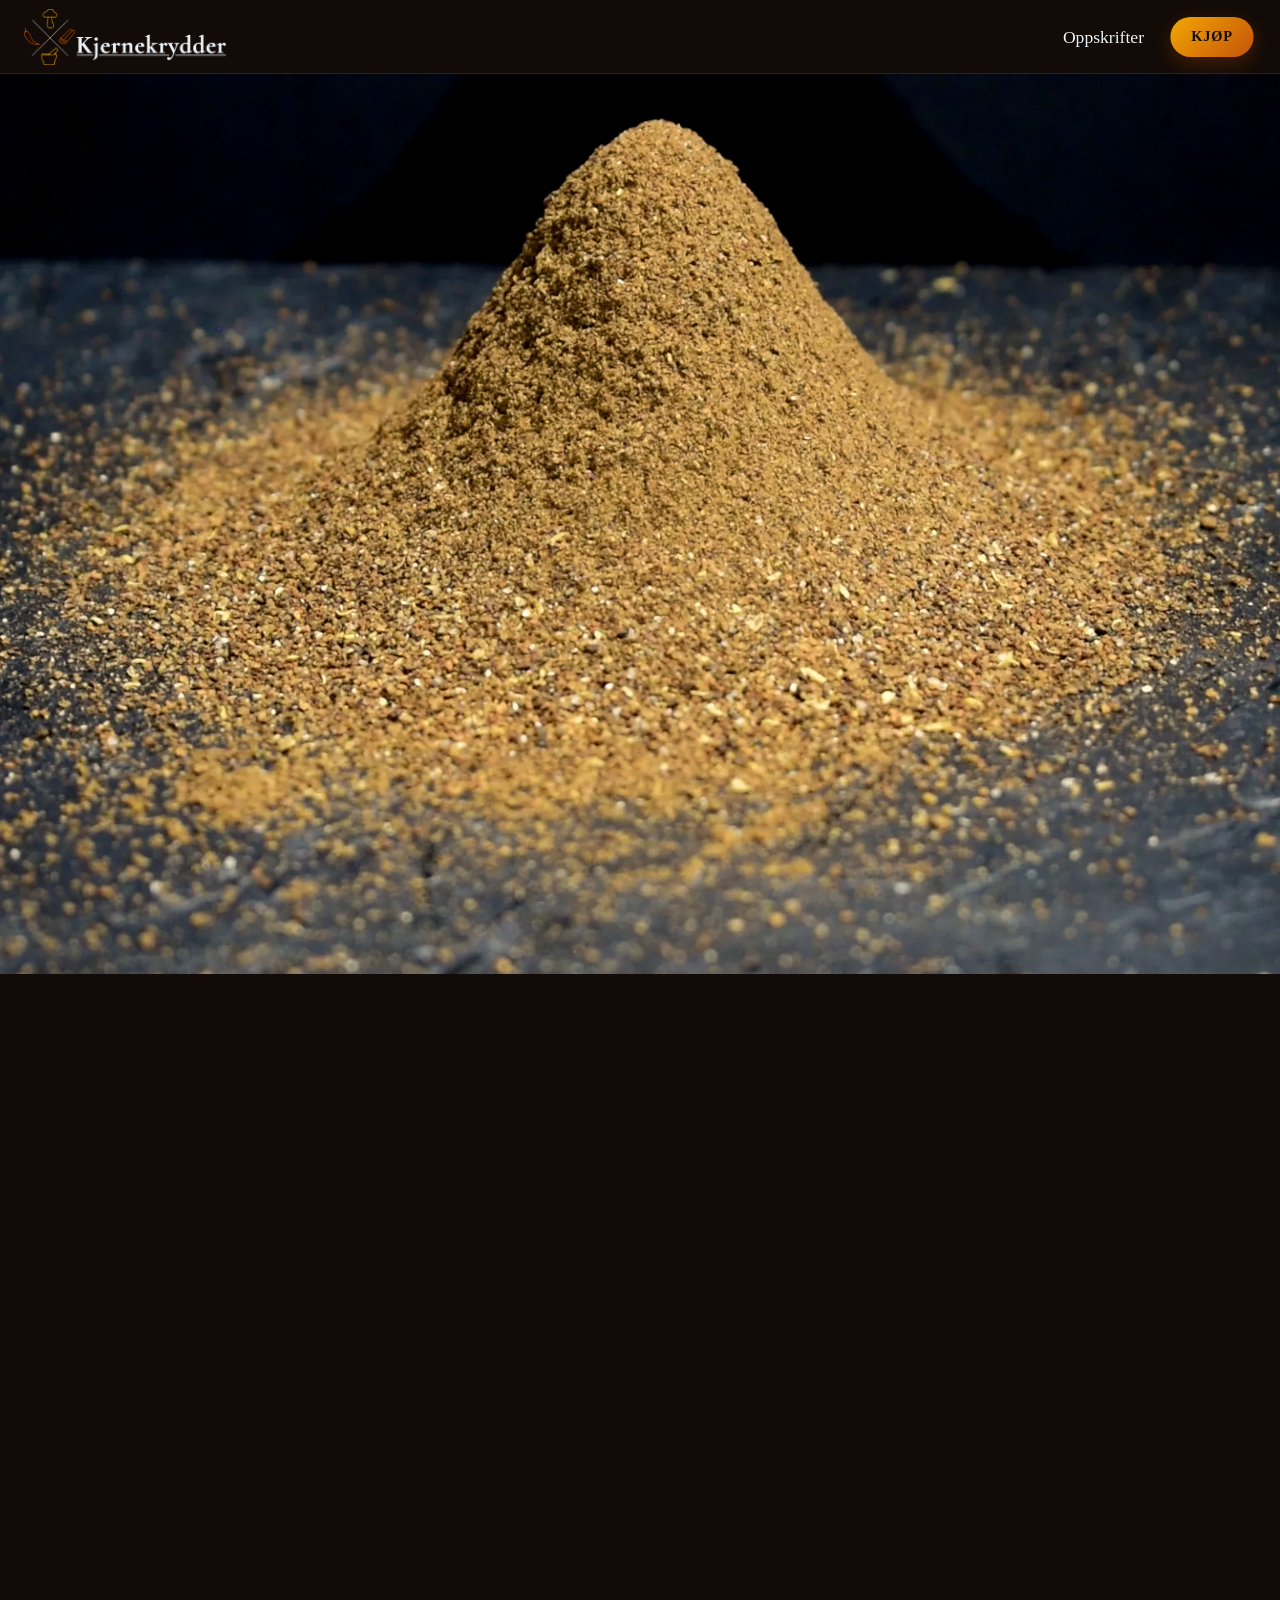
<file: index.html>
<!DOCTYPE html>
<html lang="no">

<head>
	<meta charset="utf-8">
	<meta name="viewport" content="width=device-width, initial-scale=1.0" />
	<title>Kjernekrydder – Nykvernet krydderblanding inspirert av garam masala | Nykvernet gave til matglade</title>
	<meta name="description" content="Kjernekrydder er en nykvernet krydderblanding inspirert av garam masala. Perfekt i gryter, marinader og som smakfull gave. Kjøp 1 eller 4 glass – enkel betaling med Vipps." />
	<link rel="canonical" href="https://kjernekrydder.no/" />
	<link rel="icon" href="media/favicon.webp" />
	<meta property="og:locale" content="nb_NO" />
	<meta property="og:title" content="Kjernekrydder – Nykvernet krydderblanding" />
	<meta property="og:description" content="Nykvernet krydderblanding inspirert av garam masala. Passer til gryter, marinader og som gave." />
	<meta property="og:type" content="website" />
	<meta property="og:url" content="https://kjernekrydder.no/" />
	<meta property="og:image" content="https://kjernekrydder.no/media/favicon.webp" />
	<meta name="twitter:card" content="summary_large_image" />
	<link rel="sitemap" type="application/xml" title="Sitemap" href="/sitemap.xml" />
	<script type="application/ld+json">
{
  "@context": "https://schema.org",
  "@type": "Organization",
  "name": "Kjernekrydder",
  "url": "https://kjernekrydder.no/",
  "logo": "https://kjernekrydder.no/media/favicon.webp",
  "sameAs": []
}
	</script>
	<script type="application/ld+json">
{
  "@context": "https://schema.org",
  "@type": "Product",
  "name": "Kjernekrydder 40g",
  "image": ["https://kjernekrydder.no/media/kjernekrydder.webp"],
  "description": "Nykvernet krydderblanding inspirert av garam masala – kanel, nellik, svart pepper, svart kardemomme og rød sichuan pepper.",
  "brand": {"@type": "Brand", "name": "Kjernekrydder"},
  "offers": {
    "@type": "AggregateOffer",
    "priceCurrency": "NOK",
    "lowPrice": "157",
    "highPrice": "990",
    "offerCount": "10",
    "availability": "https://schema.org/InStock"
  }
}</script>
	<link rel="preload" href="styles.min.css?v=1.0" as="style">
	<link rel="preload" href="script.min.js?v=1.1" as="script">
	<link rel="preload" href="media/kjernekrydder.webp" as="image" type="image/webp">
	<link rel="stylesheet" href="styles.min.css?v=1.0">
	<script src="script.min.js?v=1.1" defer></script>
</head>

<body>
	<a href="#main" class="skip-link">Hopp til hovedinnhold</a>
	<div class="wrapper">
		<header id="top" class="site-header" role="banner">
			<a class="logo" href="#" aria-label="Gå til hjemmesiden">
				<img src="media/logo.webp" alt="Kjernekrydder logo" width="180" height="50" />
			</a>
			<nav class="menu" aria-label="Hovednavigasjon">
				<a class="navigation" href="oppskrifter.html">Oppskrifter</a>
				<button data-modal-target="#product-modal" class="product-btn font-primary menu-product-btn" type="button" aria-label="Se produkt">
					Kjøp
				</button>
			</nav>
		</header>

		<video class="background-video" src="media/krydderfall-web.mp4" type="video/mp4" autoplay muted playsinline webkit-playsinline preload="metadata" aria-hidden="true" tabindex="-1" width="1920" height="1080"></video>
		<img class="background-img" src="media/krydderfall-foreshadow.webp" alt="Stemningsbilde av krydder som faller – varm bakgrunn" aria-hidden="true" loading="eager" width="1920" height="1080" />

		<main class="main-content" id="main" role="main">
			<h1 class="visually-hidden">Kjernekrydder – Nykvernet krydderblanding</h1>
			<h2 class="visually-hidden">krydder til matlaging og gaver</h2>
			<section class="blank" id="page-one" aria-hidden="true"></section>
			<section class="hero" id="hero">
				<p class="font-primary font-hero">Nykvernet krydderblanding som varmer, dufter og pirrer smaksløkene. 
					Piff opp indiske gryter, smaksrike marinader og krydderkaker, eller gi Kjernekrydder som gave til en matglad venn.
				</p>
				<div class="hero-actions">
					<button data-modal-target="#product-modal" class="product-btn font-primary" id="show-product" type="button">Kjøp nå</button>
					<a class="recipe-btn" href="oppskrifter.html">Se oppskrifter</a>
				</div>
			</section>

			<section class="footer-section">
				<div class="footer-spacer" aria-hidden="true"></div>
				<footer id="bottom" class="site-footer" role="contentinfo">
					<h2 class="visually-hidden">Kontakt og informasjon</h2>
					<p class="font-primary">OP FRIBORG / 930691186<br>
					Karolinerveien 10A, 7021 Trondheim<br>
					<a href="mailto:post@kjernekrydder.no">post@kjernekrydder.no</a> • <a href="tel:+4746968902">469 68 902</a><br>
					<a href="salgsbetingelser.html">Salgsbetingelser</a><br>
					&copy; 2025 Kjernekrydder. Alle rettigheter reservert.
					</p>
					<a class="logo" href="#" aria-label="Gå til forsiden">
						<img src="media/logo.webp" alt="Kjernekrydder logo – nykvernet krydder" loading="lazy" width="216" height="60" />
					</a>
				</footer>
			</section>
		</main>
	</div>

	<div class="modal" id="product-modal" role="dialog" aria-modal="true" aria-labelledby="product-title" aria-describedby="produktbeskrivelse">
		<div class="modal-content" tabindex="-1">
			<button data-close-button class="close font-primary" type="button">&times;</button>
			<picture>
				<source srcset="media/kjernekrydder.webp" type="image/webp" />
				<img id="product-img" src="media/kjernekrydder.webp" alt="Glass med Kjernekrydder – nykvernet krydderblanding" loading="eager" decoding="async" />
			</picture>
			<h2 id="product-title" class="font-primary font-product font-title">Kjernekrydder</h2>
			<p id="produktbeskrivelse" class="font-primary font-product">
				Ingredienser: kanel, nellik, svart pepper,
				svart kardemomme og rød sichuan pepper.<br>
				Nettovekt: 40 gram
			</p>
			<h3 class="font-primary font-product font-title purchase-heading">Velg antall:</h3>
			<div class="purchase-options" aria-label="Velg antall glass">
				<span class="font-primary font-product"></span>
				<button id="quantity-minus" class="option-btn font-primary font-hero" type="button" aria-label="Færre glass">−</button>
				<span id="quantity-display" class="font-primary font-product" aria-live="polite">1</span>
				<button id="quantity-plus" class="option-btn font-primary font-hero" type="button" aria-label="Flere glass">+</button>
			</div>
			<div class="payment hidden">
				<div class="price-breakdown hidden" id="price-breakdown">
					<div class="price-row font-primary font-product"><span>Glass med krydder</span><span id="goods-price" aria-live="polite"></span></div>
					<div class="price-row font-primary font-product"><span>Frakt</span><span id="shipping-price" aria-live="polite"></span></div>
					<div class="price-row price-row--total font-primary font-product font-title"><span>Totalt</span><span id="total" aria-live="polite"></span></div>
				</div>
				<div class="font-primary font-product font-discrete hidden" id="shipping-line" role="status" aria-live="polite"></div>
				<a id="vipps-btn" class="vipps-btn hidden" href="#" role="button" rel="noopener noreferrer" target="_blank"><img src="media/Vipps_logo.svg" alt="Vipps" />Bestill med Vipps</a>
				<p class="font-primary font-product">Ved å fullføre kjøpet aksepterer du våre <a href="salgsbetingelser.html">salgsbetingelser</a>.</p>
			</div>
		</div>
	</div>
</body>

</html>
</file>
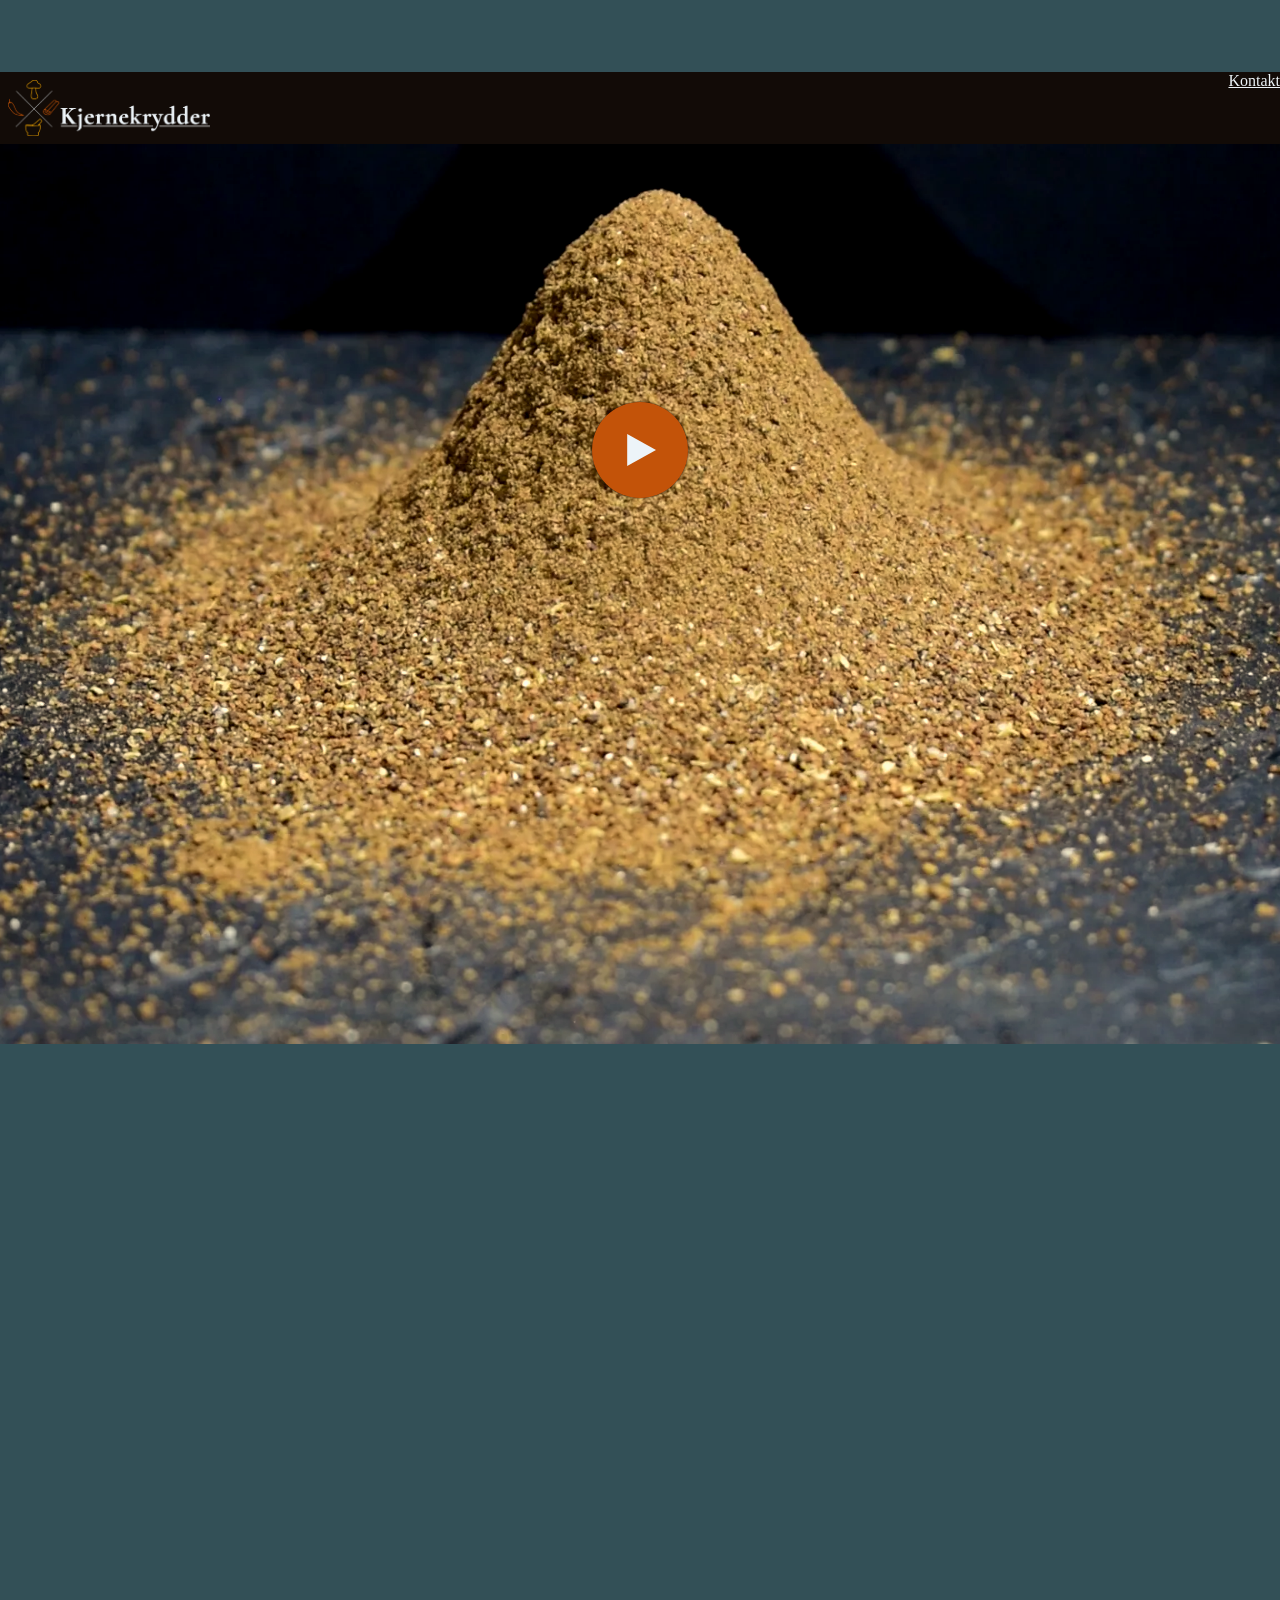
<file: index-egen.html>
<!DOCTYPE html>
<html lang="no">

<head>
	<meta charset="UTF-8">
	<title>Kjernekrydder</title>
	<link rel="stylesheet" href="styles-egen.css">
	<script src="script-egen.js" defer></script>
</head>

<body>
	<div class="wrapper">
		<header id="top" class="site-header">
			<a class="logo" href="#" aria-label="Gå til forsiden">
				<img src="media/logo.webp" alt="Kjernekrydder logo">
			</a>	
			<a class="navigation" href="#bottom">
				Kontakt
			</a>
		</header>

		<video class="background-video" src="media/krydderfall-web.mp4" muted playsinline webkit-playsinline preload="auto"></video>
		<img class="background-img" src="media/krydderfall-foreshadow.webp">
		<button id="playButton" class="hidden" aria-label="Play video">
			<span class="triangle"></span>
		</button>

		<main class="main-content">
			<section class="blank" id="page-one"></section>
			<section class="hero" id="hero">
				<p class="font-primary font-hero">En nykvernet krydderblanding inspirert av garam masala som varmer, dufter og pirrer smaksløkene. 
					Bruk den i indiske gryter, i saftige marinader eller gi den som gave til en matglad venn.
				</p>
			</section>

			<section class="footer-section">
				<p></p>
				<footer id="bottom" class="site-footer">
					<p class="font-primary">OP FRIBORG / 930691186<br>
					Karolinerveien 10A, 7021 Trondheim<br>
					<a href="mailto:post@kjernekrydder.no">post@kjernekrydder.no</a> • <a href="tel:+4746968902">469 68 902</a><br>
					<a href="salgsbetingelser.html">Salgsbetingelser</a><br>
					&copy; 2025 Kjernekrydder. Alle rettigheter reservert.
					</p>
					<a class="logo" href="#" aria-label="Gå til forsiden">
						<img src="media/logo.webp" alt="Kjernekrydder logo">
					</a>
				</footer>
			</section>
		</main>
	</div>
</body>

</html>
</file>
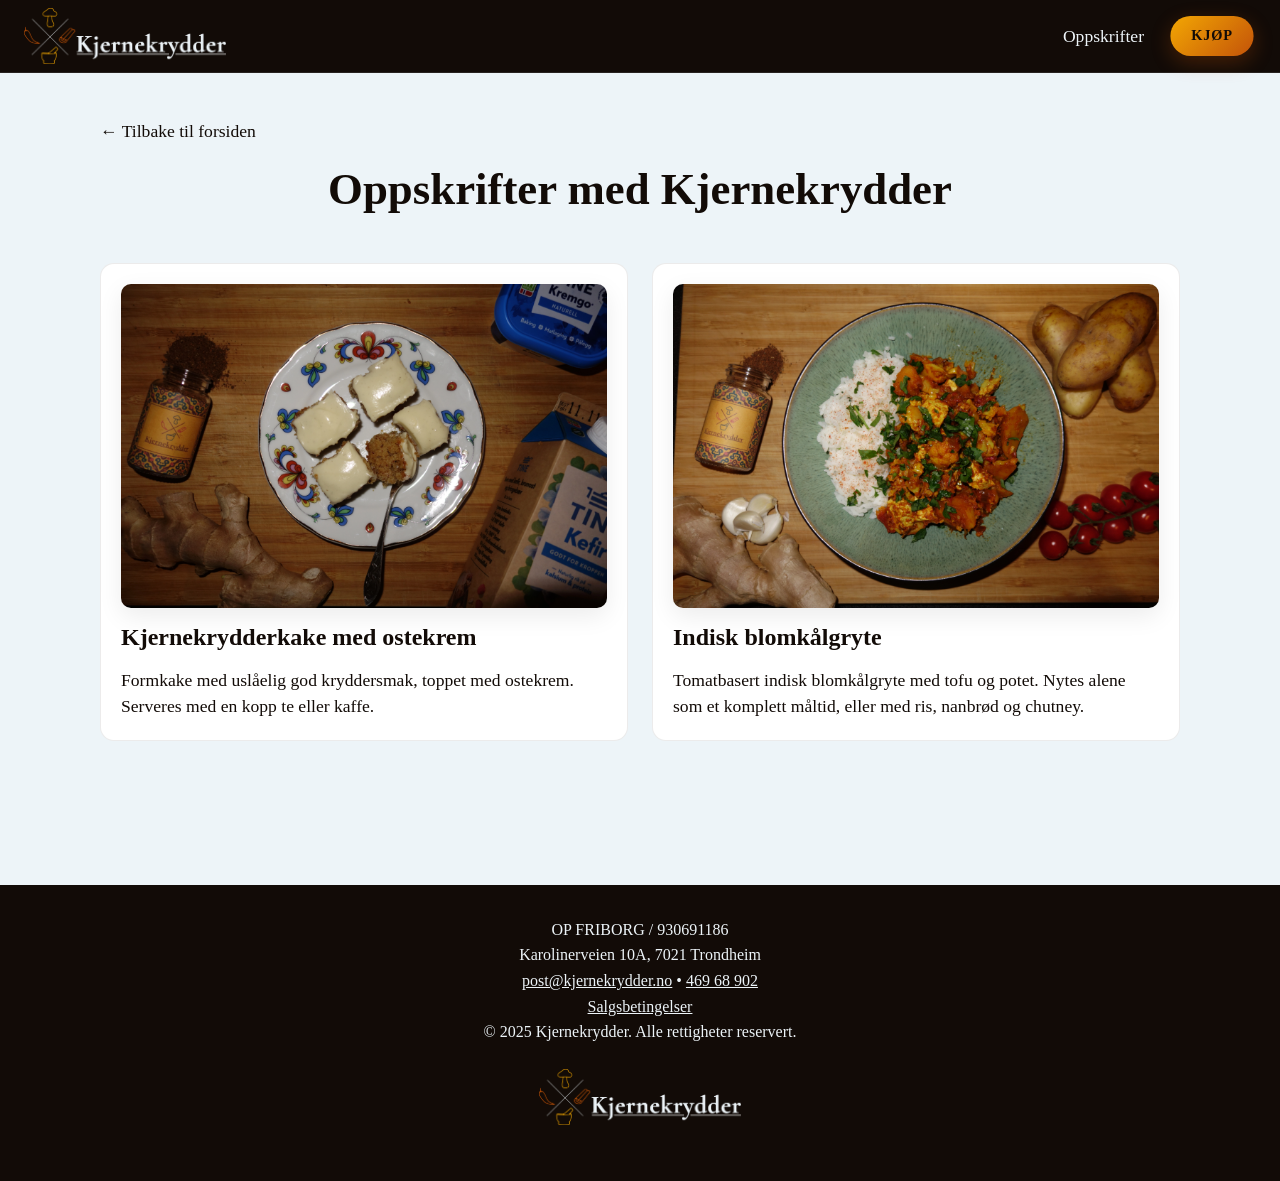
<file: oppskrifter.html>
<!DOCTYPE html>
<html lang="no" class="recipe-root">
<head>
	<meta charset="utf-8">
	<meta name="viewport" content="width=device-width, initial-scale=1.0" />
	<title>Oppskrifter med Kjernekrydder</title>
	<meta name="description" content="La deg inspirere av oppskrifter laget med Kjernekrydder. Finn din nye favoritt og kom i gang p&aring; kj&oslash;kkenet." />
	<link rel="canonical" href="https://kjernekrydder.no/oppskrifter" />
	<link rel="icon" href="media/favicon.webp" />
	<link rel="stylesheet" href="styles.min.css?v=1.0">
	<link rel="stylesheet" href="recipes.min.css?v=1.0">
	<script src="script.min.js?v=1.1" defer></script>
	<script src="recipes.min.js?v=1.0" defer></script>
</head>
<body class="recipe-page">
	<a href="#main" class="skip-link">Hopp til hovedinnhold</a>
	<header id="top" class="site-header" role="banner">
		<a class="logo" href="index.html" aria-label="G&aring; til forsiden">
			<img src="media/logo.webp" alt="Kjernekrydder logo" width="180" height="50" />
		</a>
		<nav class="menu" aria-label="Hovednavigasjon">
			<a class="navigation" href="oppskrifter.html" aria-current="page">Oppskrifter</a>
			<button data-modal-target="#product-modal" class="product-btn font-primary menu-product-btn" type="button" aria-label="Se produkt">
				Kjøp
			</button>
		</nav>
	</header>
	<main id="main" class="recipe-main" role="main">
		<div class="recipe-shell">
			<header class="recipe-header">
				<a class="recipe-back" href="index.html#main">&larr; Tilbake til forsiden</a>
				<h1 class="recipe-title">Oppskrifter med Kjernekrydder</h1>
				<p class="recipe-intro hidden">Utforsk retter der Kjernekrydder gir varme, dybde og aromatisk karakter til hverdag og fest.</p>
			</header>
			<section class="recipe-index" aria-label="Oppskriftsoversikt">
				<p class="recipe-status" data-recipe-status aria-live="polite">Henter oppskrifter &hellip;</p>
				<div class="recipe-grid" data-recipe-grid hidden></div>
				<noscript>
					<p>Aktiver JavaScript for &aring; se oppskriftsoversikten, eller bes&oslash;k lenkene direkte:</p>
					<ul class="recipe-noscript-list">
						<li><a href="oppskrifter/krydderkake.html">Krydderkake med Kjernekrydder</a></li>
						<li><a href="oppskrifter/indisk_blomkaalgryte.html">Indisk blomk&aring;lgryte</a></li>
					</ul>
				</noscript>
			</section>
		</div>
		<section class="footer-section">
			<footer id="bottom" class="site-footer" role="contentinfo">
				<h2 class="visually-hidden">Kontakt og informasjon</h2>
				<p class="font-primary">OP FRIBORG / 930691186<br>
				Karolinerveien 10A, 7021 Trondheim<br>
				<a href="mailto:post@kjernekrydder.no">post@kjernekrydder.no</a> • <a href="tel:+4746968902">469 68 902</a><br>
				<a href="salgsbetingelser.html">Salgsbetingelser</a><br>
				&copy; 2025 Kjernekrydder. Alle rettigheter reservert.
				</p>
				<a class="logo" href="index.html" aria-label="G&aring; til forsiden">
					<img src="media/logo.webp" alt="Kjernekrydder logo – nykvernet krydder" loading="lazy" width="216" height="60" />
				</a>
			</footer>
		</section>
	</main>
	<div class="modal" id="product-modal" role="dialog" aria-modal="true" aria-labelledby="product-title" aria-describedby="produktbeskrivelse">
		<div class="modal-content" tabindex="-1" aria-hidden="true">
			<button data-close-button class="close font-primary" type="button">&times;</button>
			<picture>
				<source srcset="media/kjernekrydder.webp" type="image/webp" />
				<img id="product-img" src="media/kjernekrydder.webp" alt="Glass med Kjernekrydder – nykvernet krydderblanding" loading="eager" decoding="async" />
			</picture>
			<h2 id="product-title" class="font-primary font-product font-title">Kjernekrydder</h2>
			<p id="produktbeskrivelse" class="font-primary font-product">
				Ingredienser: kanel, nellik, svart pepper,
				svart kardemomme og r&oslash;d sichuan pepper.<br>
				Nettovekt: 40 gram
			</p>
			<h3 class="font-primary font-product font-title purchase-heading">Velg antall:</h3>
			<div class="purchase-options" aria-label="Velg antall glass">
				<span class="font-primary font-product"></span>
				<button id="quantity-minus" class="option-btn font-primary font-hero" type="button" aria-label="Færre glass">−</button>
				<span id="quantity-display" class="font-primary font-product" aria-live="polite">1</span>
				<button id="quantity-plus" class="option-btn font-primary font-hero" type="button" aria-label="Flere glass">+</button>
			</div>
			<div class="payment hidden">
				<div class="price-breakdown hidden" id="price-breakdown">
					<div class="price-row font-primary font-product"><span>Glass med krydder</span><span id="goods-price" aria-live="polite"></span></div>
					<div class="price-row font-primary font-product"><span>Frakt</span><span id="shipping-price" aria-live="polite"></span></div>
					<div class="price-row price-row--total font-primary font-product font-title"><span>Totalt</span><span id="total" aria-live="polite"></span></div>
				</div>
				<div class="font-primary font-product font-discrete hidden" id="shipping-line" role="status" aria-live="polite"></div>
				<a id="vipps-btn" class="vipps-btn hidden" href="#" role="button" rel="noopener noreferrer" target="_blank"><img src="media/Vipps_logo.svg" alt="Vipps" />Bestill med Vipps</a>
				<p class="font-primary font-product">Ved &aring; fullf&oslash;re kj&oslash;pet aksepterer du v&aring;re <a href="salgsbetingelser.html">salgsbetingelser</a>.</p>
			</div>
		</div>
	</div>
</body>
</html>
</file>
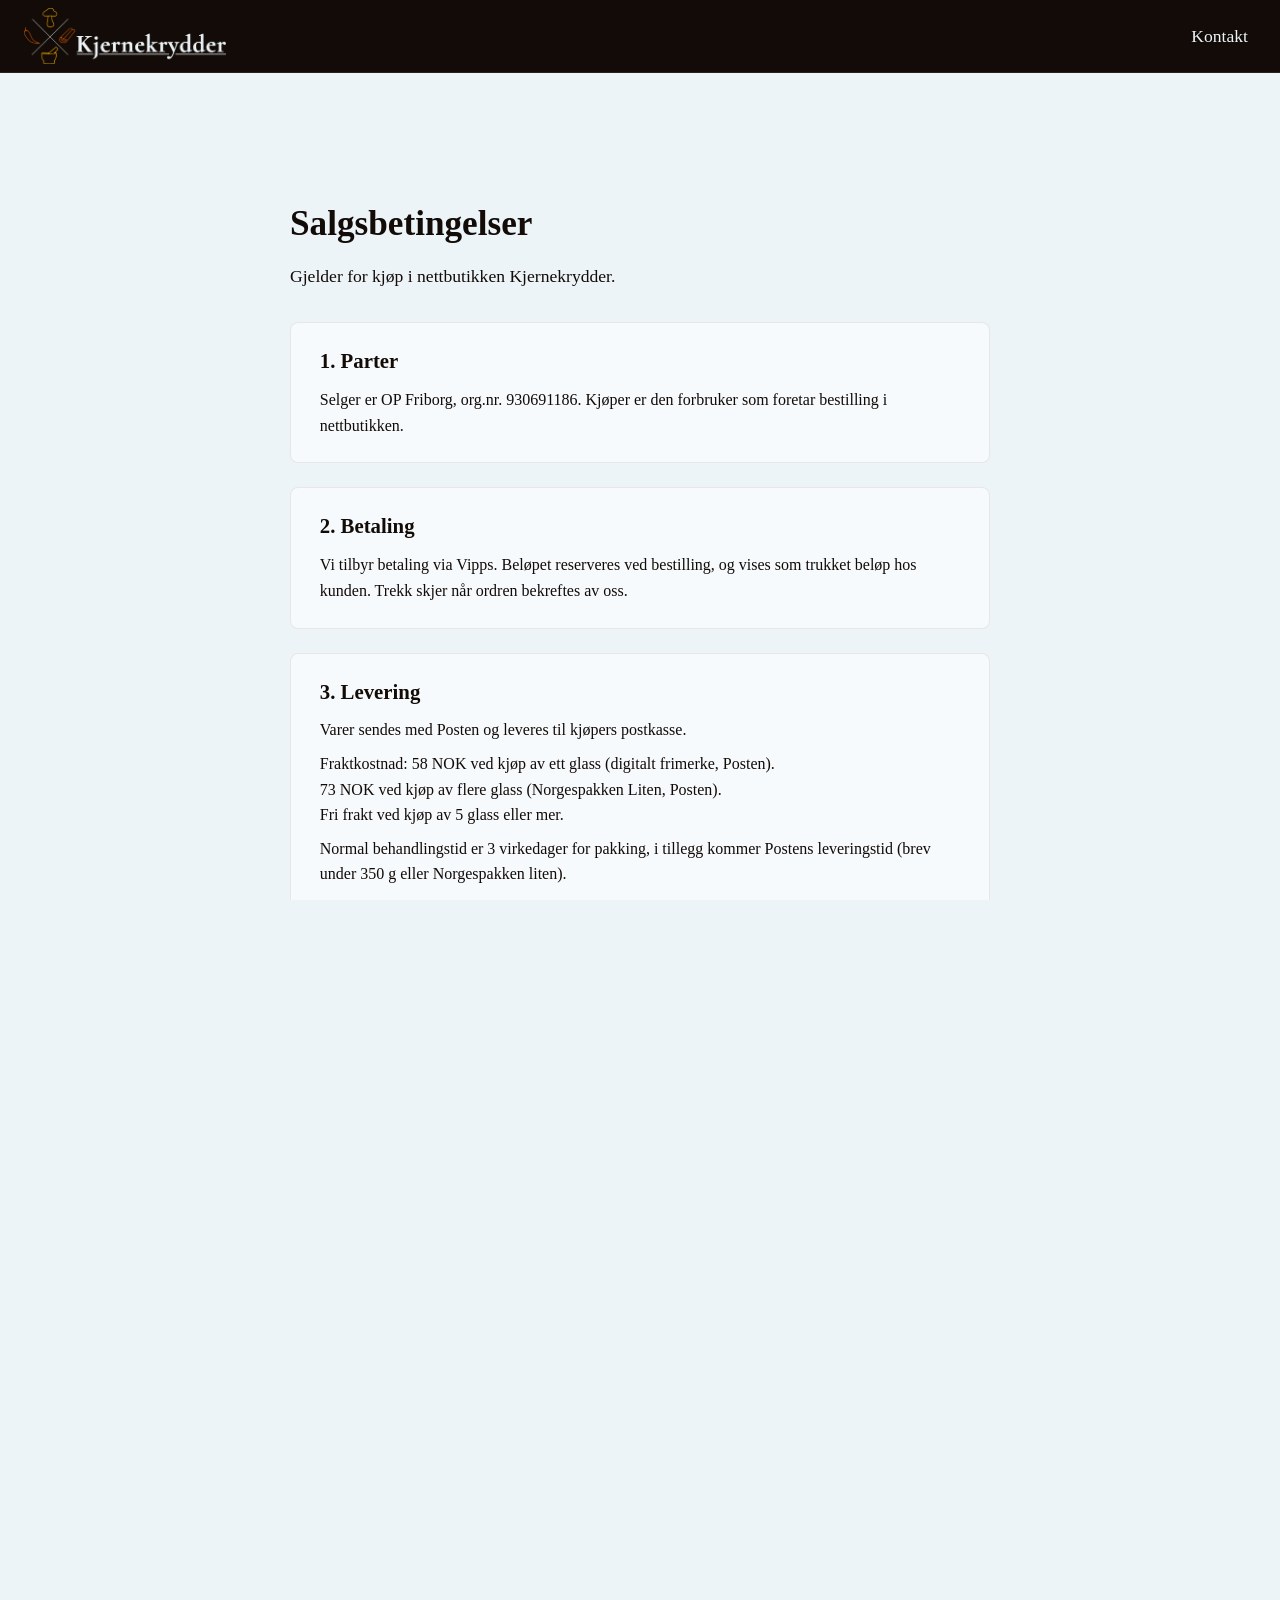
<file: salgsbetingelser.html>
<!DOCTYPE html>
<html lang="no" class="terms-page">
<head>
	<meta charset="UTF-8">
	<meta name="viewport" content="width=device-width, initial-scale=1.0">
	<title>Salgsbetingelser • Kjernekrydder</title>
	<link rel="preload" href="styles.min.css?v=1.0" as="style">
	<link rel="stylesheet" href="styles.min.css?v=1.0">
	<style>
		/* Page scaffold specific to terms page */
		/* Allow scrolling on this standalone page (global css hides body overflow) */
		html.terms-page, html.terms-page body { 
			overflow: auto; 
		}
		
		body { 
			background: var(--white); 
			color: var(--black); 
			line-height: 1.6;
		}
		
		.terms-wrap { 
			max-width: min(700px, 90vw); 
			margin: 0 auto; 
			padding: calc(var(--header-height, 80px) + 2rem) 1.5rem 3rem; 
		}
		
		.terms-wrap h1 { 
			font-family: "Cormorant Garamond";
			font-weight: bold;
			font-size: 2.2rem;
			line-height: 1.3;
			margin-bottom: 1rem;
			color: var(--black);
			text-align: left;
		}
		
		.terms-wrap > p { 
			font-family: "Cormorant Garamond";
			font-size: 1.1rem;
			line-height: 1.6;
			opacity: 1;
			margin: 0 0 2rem 0;
			color: var(--black);
		}
		
		.terms-section { 
			background: rgba(255, 255, 255, 0.5);
			border: 1px solid rgba(109, 63, 40, 0.1);
			border-radius: 8px;
			padding: 1.5rem 1.8rem;
			margin-bottom: 1.5rem;
		}
		
		.terms-section h2 { 
			font-family: "Cormorant Garamond";
			font-weight: bold;
			font-size: 1.3rem;
			line-height: 1.3;
			margin: 0 0 0.8rem 0;
			color: var(--black);
		}
		
		.terms-section p { 
			font-family: "Cormorant Garamond";
			font-size: 1rem;
			line-height: 1.6;
			margin: 0.5rem 0;
			color: var(--black);
		}
		
		.terms-section p:last-child {
			margin-bottom: 0;
		}
		
		.back-link { 
			display: inline-block;
			margin: 2rem 0 1rem;
			color: var(--black);
			text-decoration: underline;
			font-family: "Cormorant Garamond";
			font-size: 1.1rem;
		}
		
		.back-link:hover { 
			color: var(--black);
			text-decoration: none;
		}
		
		/* Responsive improvements */
		@media (max-width: 768px) {
			.terms-wrap {
				padding: calc(var(--header-height, 60px) + 1.5rem) 1rem 2rem;
			}
			
			.terms-section {
				padding: 1.2rem 1.3rem;
				margin-bottom: 1.2rem;
			}
			
			.terms-wrap h1 {
				font-size: 2rem;
			}
		}
		
		@media (max-width: 480px) {
			.terms-wrap {
				padding: calc(var(--header-height, 60px) + 1rem) 0.8rem 1.5rem;
			}
			
			.terms-section {
				padding: 1rem 1.2rem;
			}
			
			.terms-wrap h1 {
				font-size: 1.8rem;
			}
		}
	</style>
	<link rel="icon" href="media/logo.webp">
	<meta name="robots" content="noindex">
	<meta name="description" content="Salgsbetingelser for Kjernekrydder.">
	<meta name="theme-color" content="#6d3f28">
	<meta name="color-scheme" content="light dark">
	<meta name="referrer" content="no-referrer-when-downgrade">
	<meta name="format-detection" content="telephone=no">
	<meta name="x-ua-compatible" content="IE=edge">
	<link rel="canonical" href="salgsbetingelser.html">
	<base href="./">
	<meta property="og:title" content="Salgsbetingelser • Kjernekrydder">
	<meta property="og:type" content="website">
	<meta property="og:url" content="salgsbetingelser.html">
	<meta property="og:image" content="media/logo.webp">
	<meta property="og:locale" content="nb_NO">
</head>
<body>
	<header id="top" class="site-header" role="banner">
		<a class="logo" href="index.html" aria-label="Gå til hjemmesiden">
			<img src="media/logo.webp" alt="Kjernekrydder logo" width="216" height="60" />
		</a>
		<nav class="menu" aria-label="Hovednavigasjon">
			<a class="navigation" href="index.html#bottom">Kontakt</a>
			</nav>
	</header>
	<main class="terms-wrap" role="main">
		<h1 class="font-primary font-title">Salgsbetingelser</h1>
		<p class="font-primary">Gjelder for kjøp i nettbutikken Kjernekrydder.</p>

		<section class="terms-section" aria-labelledby="t1">
			<h2 class="font-primary font-title" id="t1">1. Parter</h2>
			<p class="font-primary">Selger er OP Friborg, org.nr. 930691186. Kjøper er den forbruker som foretar bestilling i nettbutikken.</p>
		</section>

		<section class="terms-section" aria-labelledby="t2">
			<h2 class="font-primary font-title" id="t2">2. Betaling</h2>
			<p class="font-primary">Vi tilbyr betaling via Vipps. Beløpet reserveres ved bestilling, og vises som trukket beløp hos kunden. Trekk skjer når ordren bekreftes av oss.</p>
		</section>

		<section class="terms-section" aria-labelledby="t3">
			<h2 class="font-primary font-title" id="t3">3. Levering</h2>
			<p class="font-primary">Varer sendes med Posten og leveres til kjøpers postkasse.</p>
			<p class="font-primary">Fraktkostnad: 58&nbsp;NOK ved kjøp av ett glass (digitalt frimerke, Posten).<br>
				73&nbsp;NOK ved kjøp av flere glass (Norgespakken Liten, Posten).<br>
				Fri frakt ved kjøp av 5 glass eller mer.</p>
			<p class="font-primary">Normal behandlingstid er 3 virkedager for pakking, i tillegg kommer Postens leveringstid (brev under 350&nbsp;g eller Norgespakken liten).</p>
			<p class="font-primary">Vi leverer kun til adresser i Norge. Det er kjøpers ansvar å oppgi korrekt og fullstendig norsk leveringsadresse.</p>
		</section>

		<section class="terms-section" aria-labelledby="t4">
			<h2 class="font-primary font-title" id="t4">4. Angrerett</h2>
			<p class="font-primary">Kjøper har 14 dagers angrerett i henhold til angrerettloven.</p>
			<p class="font-primary">Angreretten gjelder ikke for matvarer med åpnet emballasje.</p>
		</section>

		<section class="terms-section" aria-labelledby="t5">
			<h2 class="font-primary font-title" id="t5">5. Retur</h2>
			<p class="font-primary">Retur utenom angrerett godtas ikke. Ved benyttet angrerett betaler kjøper selv returporto.</p>
		</section>

		<section class="terms-section" aria-labelledby="t6">
			<h2 class="font-primary font-title" id="t6">6. Reklamasjon</h2>
			<p class="font-primary">Ved mangel kan kjøper kreve refusjon eller erstatningsvare i henhold til forbrukerkjøpsloven.</p>
			<p class="font-primary">Reklamasjon meldes skriftlig med bilde som dokumentasjon.</p>
		</section>

		<section class="terms-section" aria-labelledby="t7">
			<h2 class="font-primary font-title" id="t7">7. Konfliktløsning</h2>
			<p class="font-primary">Tvister søkes løst i minnelighet. Dersom dette ikke lykkes, kan kjøper bringe saken inn for Forbrukertilsynet eller Forbrukerklageutvalget.</p>
		</section>

		<a class="back-link font-primary" href="index.html">Tilbake til kjøp</a>
	</main>
		<script>
			// Make the bottom link behave like the browser back button to preserve modal state on index
			document.addEventListener('DOMContentLoaded', function(){
				var backLink = document.querySelector('.back-link');
				if(!backLink) return;
				backLink.addEventListener('click', function(e){
					e.preventDefault();
					if (history.length > 1) {
						history.back();
					} else {
						// Fallback if no history entry exists (direct visit)
						window.location.href = backLink.getAttribute('href') || 'index.html';
					}
				});
			});
		</script>
</body>
</html>
</file>
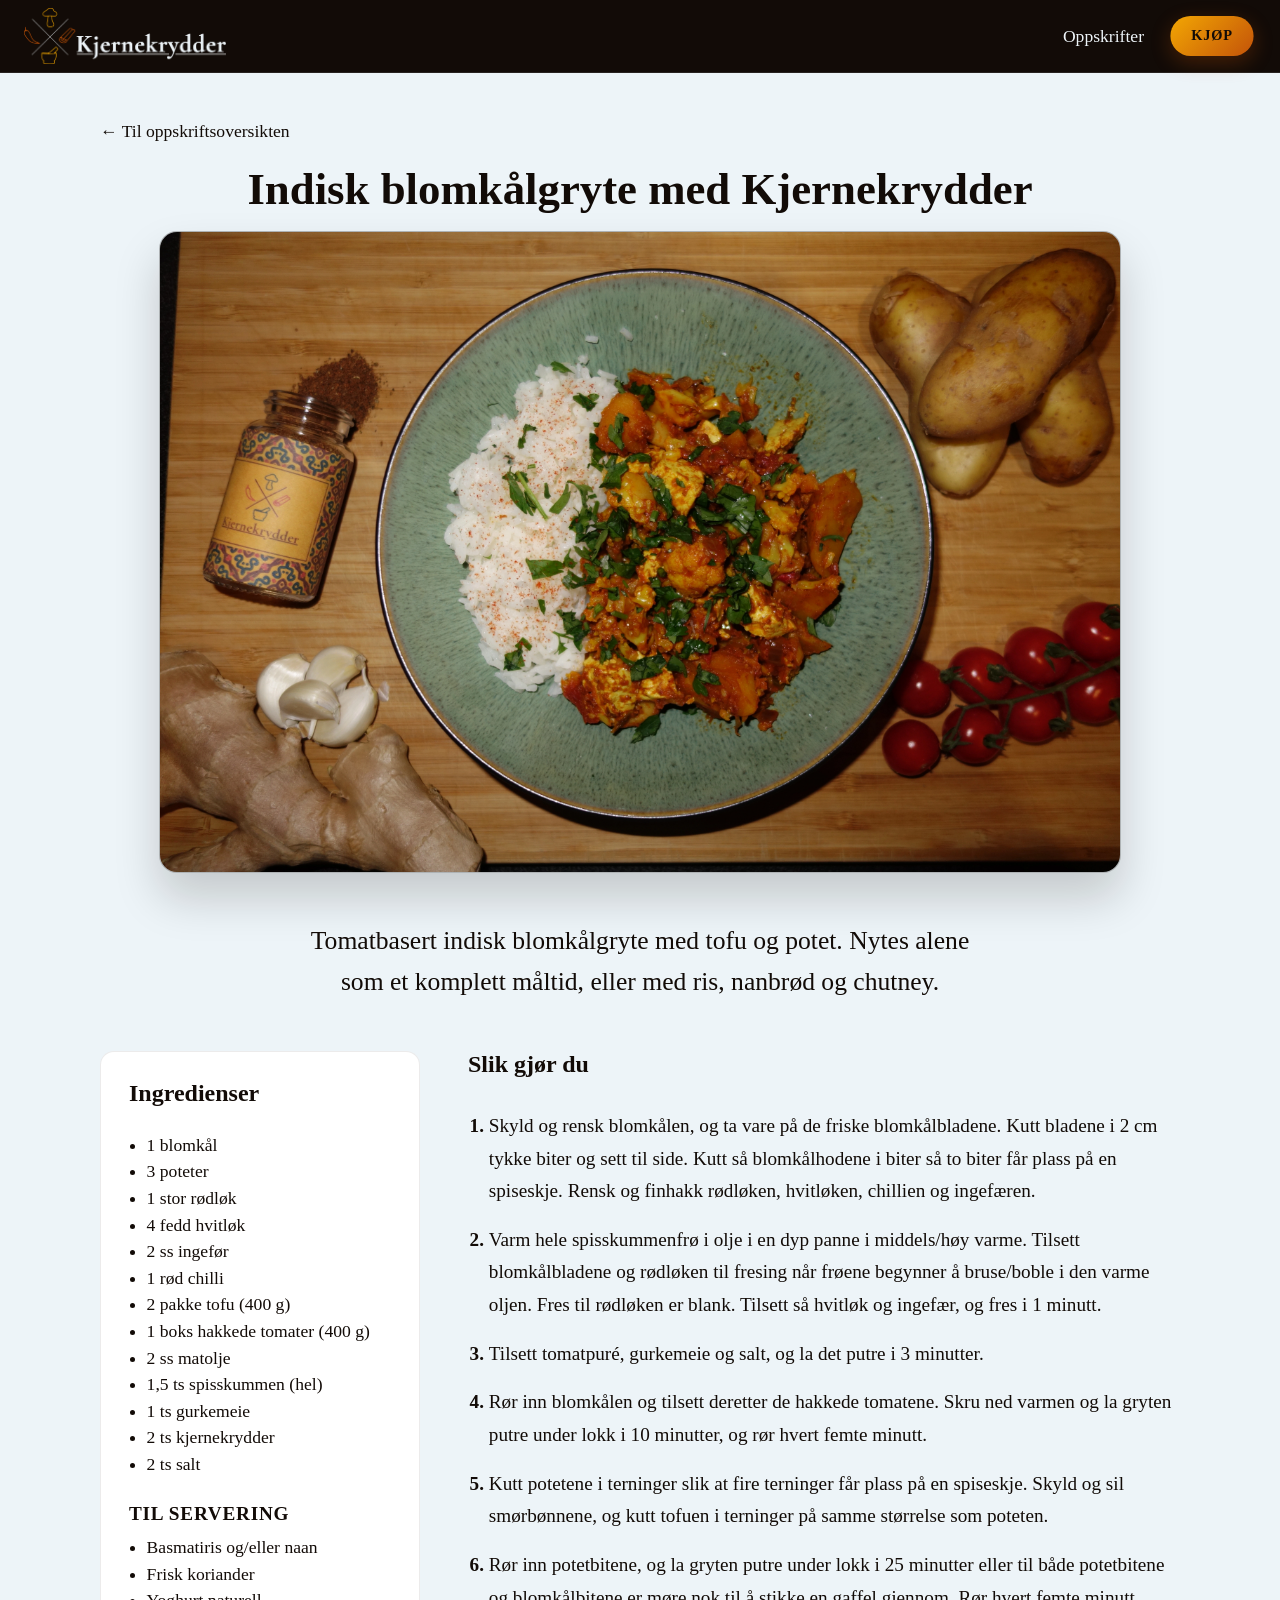
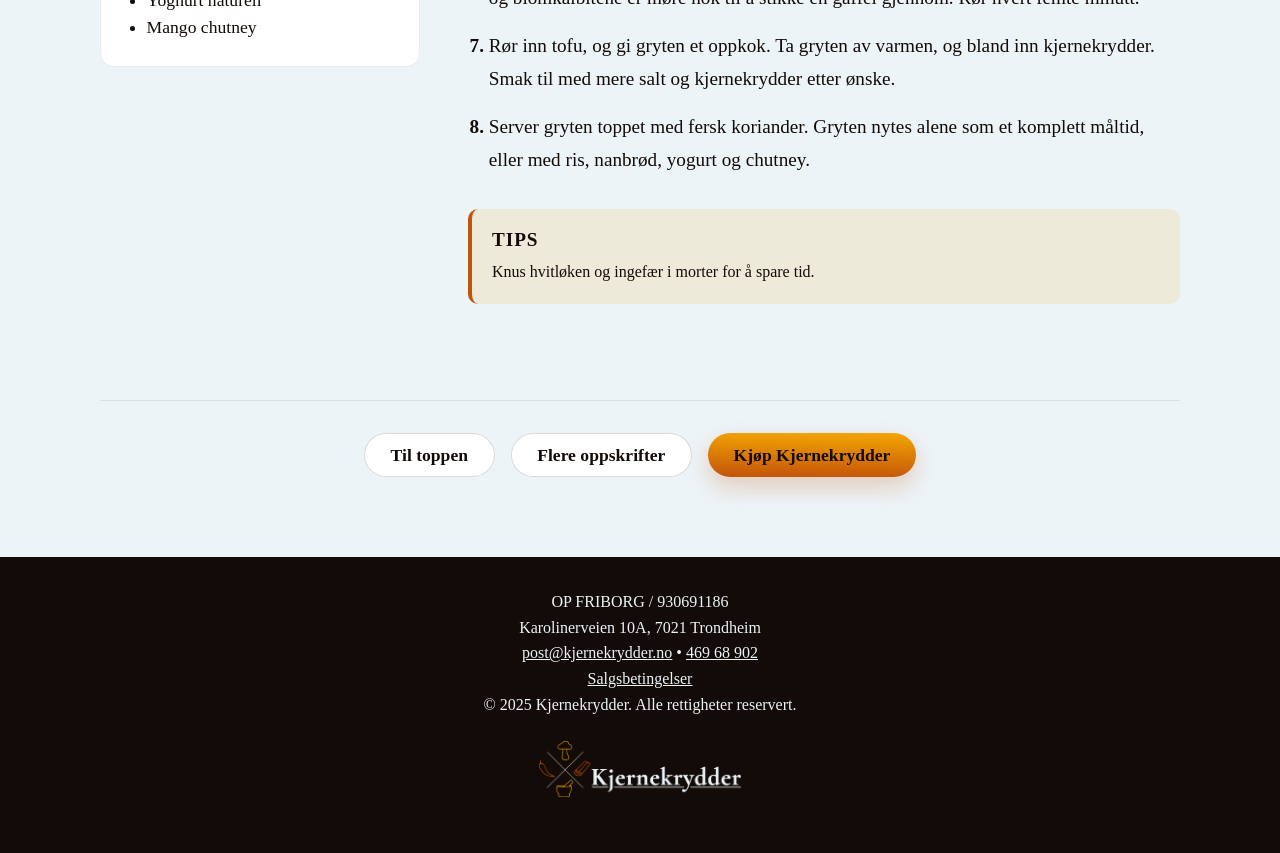
<file: oppskrifter/indisk_blomkaalgryte.html>
<!DOCTYPE html>
<html lang="no" class="recipe-root">
<head>
	<meta charset="utf-8">
	<meta name="viewport" content="width=device-width, initial-scale=1.0" />
	<title>Indisk blomk&aring;lgryte • Kjernekrydder</title>
	<meta name="description" content="Kremet indisk blomk&aring;lgryte med kikerter, spinat og Kjernekrydder." />
	<link rel="canonical" href="https://kjernekrydder.no/oppskrifter/indisk_blomkaalgryte" />
	<link rel="icon" href="../media/favicon.webp" />
	<link rel="stylesheet" href="../styles.min.css?v=1.0">
	<link rel="stylesheet" href="../recipes.min.css?v=1.0">
	<script src="../script.min.js?v=1.0" defer></script>
<!DOCTYPE html>
<html lang="no" class="recipe-root">
<head>
	<meta charset="utf-8">
	<meta name="viewport" content="width=device-width, initial-scale=1.0" />
	<title>Indisk blomk&aring;lgryte • Kjernekrydder</title>
	<meta name="description" content="Kremet indisk blomk&aring;lgryte med kikerter, spinat og Kjernekrydder." />
	<link rel="canonical" href="https://kjernekrydder.no/oppskrifter/indisk_blomkaalgryte" />
	<link rel="icon" href="../media/favicon.webp" />
	<link rel="stylesheet" href="../styles.css?v=1.0">
	<link rel="stylesheet" href="../recipes.css?v=1.0">
	<script src="../script.js?v=1.0" defer></script>
</head>

<body class="recipe-page">
	<a href="#main" class="skip-link">Hopp til hovedinnhold</a>
	<header id="top" class="site-header" role="banner">
		<a class="logo" href="../index.html" aria-label="G&aring; til forsiden">
			<img src="../media/logo.webp" alt="Kjernekrydder logo" width="180" height="50" />
		</a>
		<nav class="menu" aria-label="Hovednavigasjon">
			<a class="navigation" href="../oppskrifter.html">Oppskrifter</a>
			<button data-modal-target="#product-modal" class="product-btn font-primary menu-product-btn" type="button" aria-label="Se produkt">
				Kjøp
			</button>
		</nav>
	</header>
	<main id="main" class="recipe-main" role="main">
		<div class="recipe-shell">
			<header class="recipe-header" role="banner">
				<a class="recipe-back" href="../oppskrifter.html">&larr; Til oppskriftsoversikten</a>
				<h1 class="recipe-title">Indisk blomk&aring;lgryte med Kjernekrydder</h1>
				<figure class="recipe-hero">
					<picture>
						<source srcset="../media/oppskrifter/indisk_blomkaal.webp" type="image/webp" />
						<img src="../media/oppskrifter/indisk_blomkaal.webp" alt="Indisk blomk&aring;lgryte servert med fersk koriander" loading="lazy" width="960" height="640" />
					</picture>
				</figure>
				<p class="recipe-intro">Tomatbasert indisk blomk&aring;lgryte med tofu og potet. Nytes alene som et komplett m&aring;ltid, eller med ris, nanbr&oslash;d og chutney.</p>
			</header>

			<article class="recipe-article" aria-labelledby="gryte-tittel">
				<!-- <header class="recipe-article-header">
					<h2 id="gryte-tittel">Ingredienser og fremgangsm&aring;te</h2>
				</header> -->
				<div class="recipe-layout">
					<section class="recipe-ingredients" aria-labelledby="gryte-ingredienser">
						<h3 id="gryte-ingredienser">Ingredienser</h3>
						<div class="ingredient-group">
							<!-- <h4>Ingredienser</h4> -->
							<ul>
								<li>1 blomk&aring;l</li>
								<li>3 poteter</li>
								<li>1 stor r&oslash;dl&oslash;k</li>
								<li>4 fedd hvitl&oslash;k</li>
								<li>2 ss ingef&oslash;r</li>
								<li>1 rød chilli</li>
								<li>2 pakke tofu (400 g)</li>
								<li>1 boks hakkede tomater (400 g)</li>
								<li>2 ss matolje</li>
								<li>1,5 ts spisskummen (hel)</li>
								<li>1 ts gurkemeie</li>
								<li>2 ts kjernekrydder</li>
								<li>2 ts salt</li>
							</ul>
						</div>
						<div class="ingredient-group">
							<h4>Til servering</h4>
							<ul>
								<li>Basmatiris og/eller naan</li>
								<li>Frisk koriander</li>
								<li>Yoghurt naturell</li>
								<li>Mango chutney</li>
							</ul>
						</div>
					</section>
					<section class="recipe-method" aria-labelledby="gryte-fremgangsmate">
						<h3 id="gryte-fremgangsmate">Slik gj&oslash;r du</h3>
						<ol class="recipe-steps">
							<li>Skyld og rensk blomk&aring;len, og ta vare p&aring; de friske blomk&aring;lbladene. Kutt bladene i 2 cm tykke biter og sett til side. Kutt s&aring; blomk&aring;lhodene i biter s&aring; to biter f&aring;r plass p&aring; en spiseskje. Rensk og finhakk r&oslash;dl&oslash;ken, hvitl&oslash;ken, chillien og ingef&aelig;ren.</li>
							<li>Varm hele spisskummenfr&oslash; i olje i en dyp panne i middels/h&oslash;y varme. Tilsett blomk&aring;lbladene og r&oslash;dl&oslash;ken til fresing n&aring;r fr&oslash;ene begynner &aring; bruse/boble i den varme oljen. Fres til r&oslash;dl&oslash;ken er blank. Tilsett s&aring; hvitl&oslash;k og ingef&aelig;r, og fres i 1 minutt.</li>
							<li>Tilsett tomatpur&eacute;, gurkemeie og salt, og la det putre i 3 minutter.</li>
							<li>R&oslash;r inn blomk&aring;len og tilsett deretter de hakkede tomatene. Skru ned varmen og la gryten putre under lokk i 10 minutter, og r&oslash;r hvert femte minutt.</li>
							<li>Kutt potetene i terninger slik at fire terninger f&aring;r plass p&aring; en spiseskje. Skyld og sil sm&oslash;rb&oslash;nnene, og kutt tofuen i terninger p&aring; samme st&oslash;rrelse som poteten.</li>
							<li>R&oslash;r inn potetbitene, og la gryten putre under lokk i 25 minutter eller til b&aring;de potetbitene og blomk&aring;lbitene er m&oslash;re nok til &aring; stikke en gaffel gjennom. R&oslash;r hvert femte minutt.</li>
							<li>R&oslash;r inn tofu, og gi gryten et oppkok. Ta gryten av varmen, og bland inn kjernekrydder. Smak til med mere salt og kjernekrydder etter ønske.</li>
							<li>Server gryten toppet med fersk koriander. Gryten nytes alene som et komplett m&aring;ltid, eller med ris, nanbr&oslash;d, yogurt og chutney.</li>
						</ol>
						<aside class="recipe-tip" aria-label="Tips">
							<h4>Tips</h4>
							<p>Knus hvitløken og ingef&aelig;r i morter for å spare tid.</p>
						</aside>
					</section>
				</div>
			</article>

			<section class="recipe-actions" aria-label="Navigasjon og handlinger">
				<nav class="recipe-actions-nav">
					<a class="recipe-action-link" href="#main">Til toppen</a>
					<a class="recipe-action-link" href="../oppskrifter.html">Flere oppskrifter</a>
					<button class="recipe-action-link recipe-action-btn" type="button" data-modal-target="#product-modal">Kj&oslash;p Kjernekrydder</button>
				</nav>
			</section>
		</div>
	</main>
	<section class="footer-section">
		<footer id="bottom" class="site-footer" role="contentinfo">
			<h2 class="visually-hidden">Kontakt og informasjon</h2>
			<p class="font-primary">OP FRIBORG / 930691186<br>
			Karolinerveien 10A, 7021 Trondheim<br>
			<a href="mailto:post@kjernekrydder.no">post@kjernekrydder.no</a> &bull; <a href="tel:+4746968902">469 68 902</a><br>
			<a href="../salgsbetingelser.html">Salgsbetingelser</a><br>
			&copy; 2025 Kjernekrydder. Alle rettigheter reservert.
			</p>
			<a class="logo" href="../index.html" aria-label="G&aring; til forsiden">
				<img src="../media/logo.webp" alt="Kjernekrydder logo &ndash; nykvernet krydder" loading="lazy" width="216" height="60" />
			</a>
		</footer>
	</section>
	<div class="modal" id="product-modal" role="dialog" aria-modal="true" aria-labelledby="product-title" aria-describedby="produktbeskrivelse">
		<div class="modal-content" tabindex="-1">
			<button data-close-button class="close font-primary" type="button">&times;</button>
			<picture>
				<source srcset="../media/kjernekrydder.webp" type="image/webp" />
				<img id="product-img" src="../media/kjernekrydder.webp" alt="Glass med Kjernekrydder &ndash; nykvernet krydderblanding" loading="eager" decoding="async" />
			</picture>
			<h2 id="product-title" class="font-primary font-product font-title">Kjernekrydder 40g</h2>
			<p id="produktbeskrivelse" class="font-primary font-product">
				Ingredienser: kanel, nellik, svart pepper,
				svart kardemomme og r&oslash;d sichuan pepper.
			</p>
			<h3 class="font-primary font-product font-title purchase-heading">Velg antall:</h3>
			<div class="purchase-options" aria-label="Velg antall glass">
				<span class="font-primary font-product"></span>
				<button id="quantity-minus" class="option-btn font-primary font-hero" type="button" aria-label="Færre glass">−</button>
				<span id="quantity-display" class="font-primary font-product" aria-live="polite">1</span>
				<button id="quantity-plus" class="option-btn font-primary font-hero" type="button" aria-label="Flere glass">+</button>
			</div>
			<div class="payment hidden">
				<h3 class="font-primary font-product font-title hidden">Total: <span id="total" aria-live="polite"> kr</span></h3>
				<div class="font-primary font-product font-discrete hidden" id="shipping-line" role="status" aria-live="polite">Inkl. fraktkostnader (<span id="shipping-cost">58</span> kr)</div>
				<a id="vipps-btn" class="vipps-btn hidden" href="#" role="button" rel="noopener noreferrer" target="_blank"><img src="../media/Vipps_logo.svg" alt="Vipps" />Bestill med Vipps</a>
				<p class="font-primary font-product">Ved &aring; fullf&oslash;re kj&oslash;pet aksepterer du v&aring;re <a href="../salgsbetingelser.html">salgsbetingelser</a>.</p>
			</div>
		</div>
	</div>
</body>
</html>
</file>
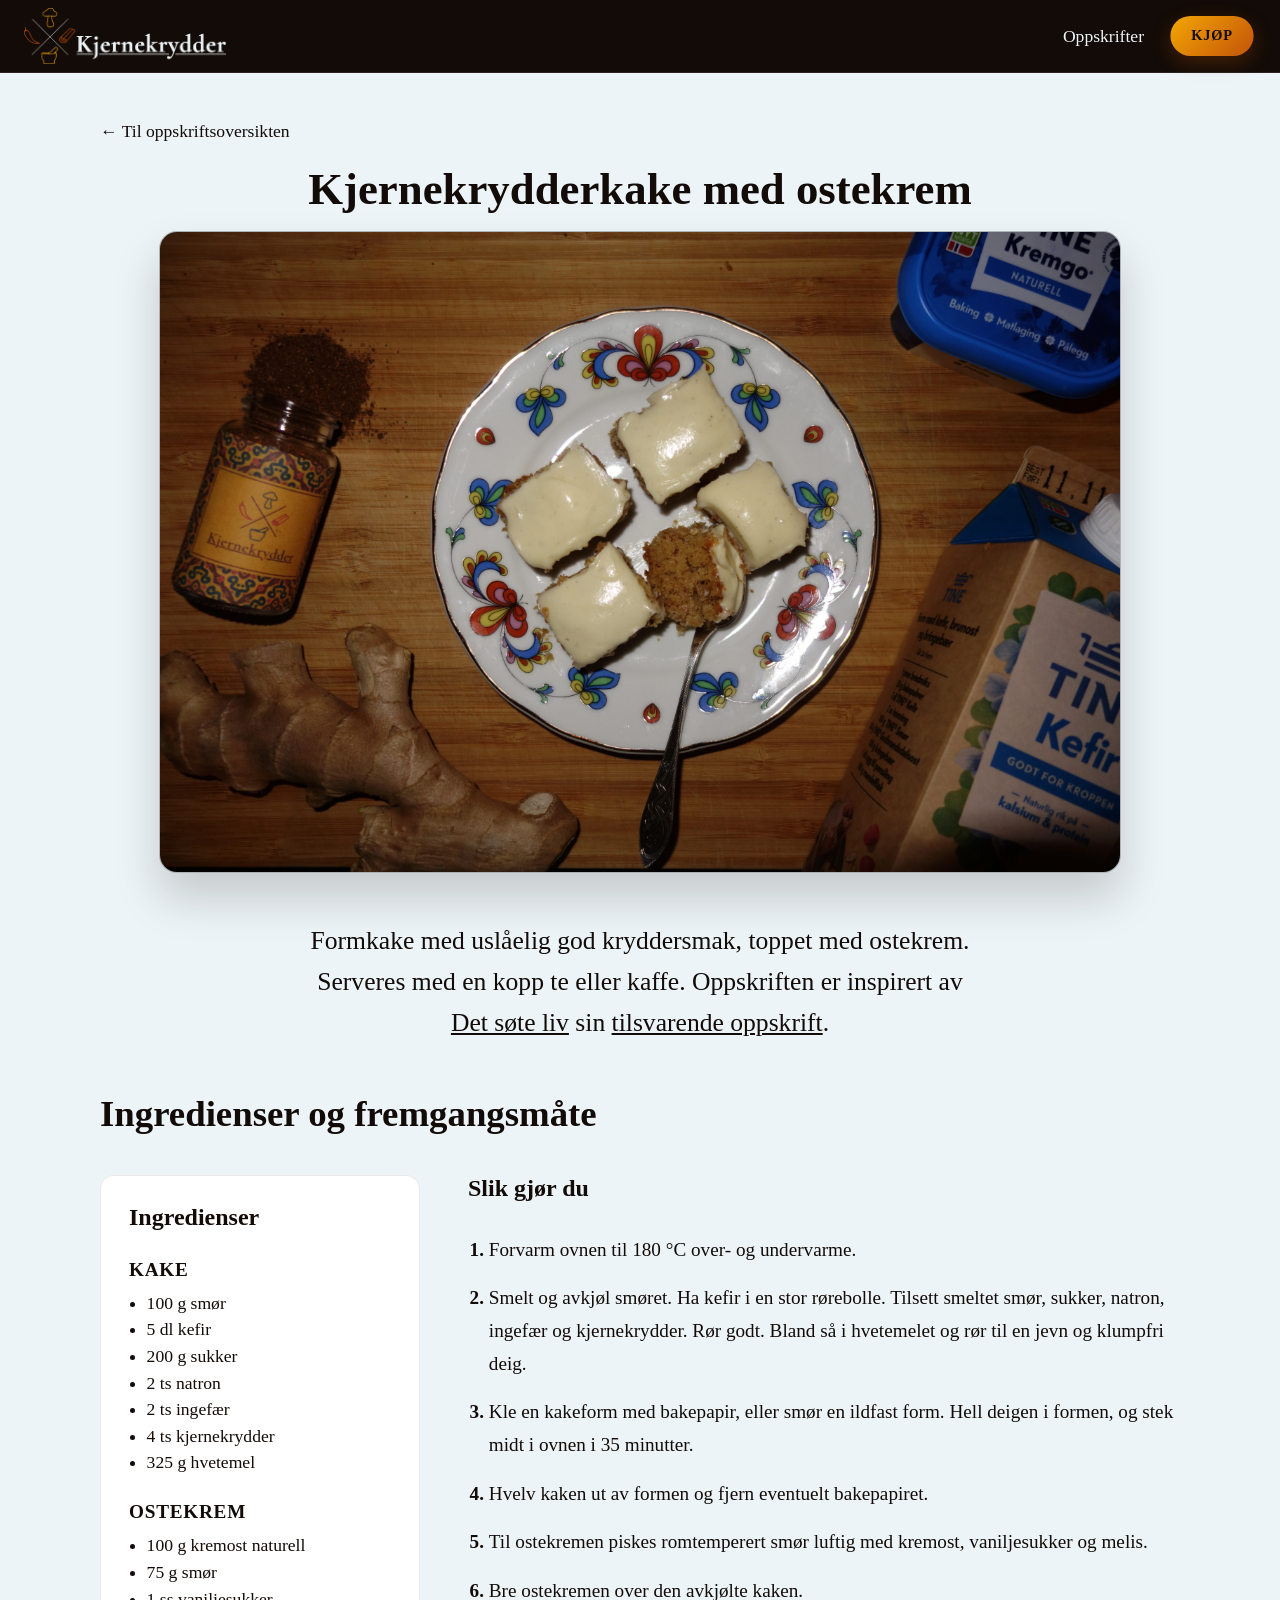
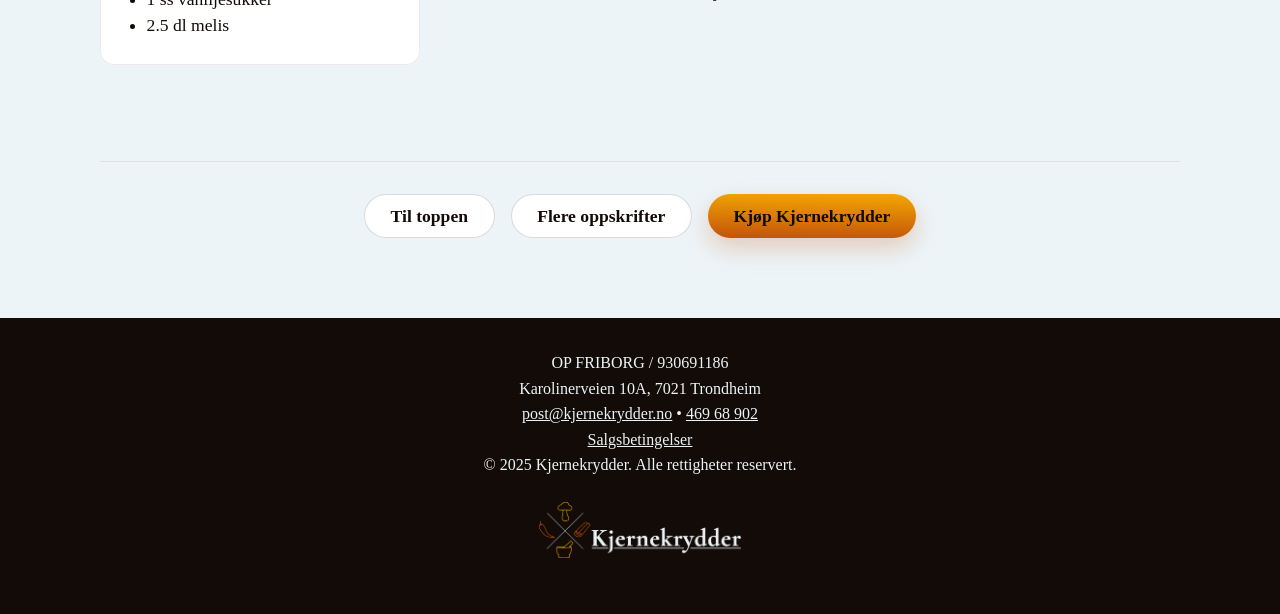
<file: oppskrifter/krydderkake.html>
<!DOCTYPE html>
<html lang="no" class="recipe-root">
<head>
	<meta charset="utf-8">
	<meta name="viewport" content="width=device-width, initial-scale=1.0" />
	<title>Kjernekrydderkake med ostekrem • Kjernekrydder</title>
	<meta name="description" content="Saftig krydderkake med Kjernekrydder og kremostglasur." />
	<link rel="canonical" href="https://kjernekrydder.no/oppskrifter/krydderkake" />
	<link rel="icon" href="../media/favicon.webp" />
	<link rel="stylesheet" href="../styles.min.css?v=1.0">
	<link rel="stylesheet" href="../recipes.min.css?v=1.0">
	<script src="../script.min.js?v=1.0" defer></script>
</head>

<body class="recipe-page">
	<a href="#main" class="skip-link">Hopp til hovedinnhold</a>
	<header id="top" class="site-header" role="banner">
		<a class="logo" href="../index.html" aria-label="G&aring; til forsiden">
			<img src="../media/logo.webp" alt="Kjernekrydder logo" width="180" height="50" />
		</a>
		<nav class="menu" aria-label="Hovednavigasjon">
			<a class="navigation" href="../oppskrifter.html">Oppskrifter</a>
			<button data-modal-target="#product-modal" class="product-btn font-primary menu-product-btn" type="button" aria-label="Se produkt">
				Kjøp
			</button>
		</nav>
	</header>
	<main id="main" class="recipe-main" role="main">
		<div class="recipe-shell">
			<header class="recipe-header" role="banner">
				<a class="recipe-back" href="../oppskrifter.html">&larr; Til oppskriftsoversikten</a>
				<h1 class="recipe-title">Kjernekrydderkake med ostekrem</h1>
				<figure class="recipe-hero">
					<picture>
						<source srcset="../media/oppskrifter/krydderkake.webp" type="image/webp" />
						<img src="../media/oppskrifter/krydderkake.webp" alt="Krydderkake pyntet med kremost og Kjernekrydder" loading="lazy" width="960" height="640" />
					</picture>
				</figure>
				<p class="recipe-intro">Formkake med usl&aring;elig god kryddersmak, toppet med ostekrem. Serveres med en kopp te eller kaffe. Oppskriften er inspirert av <a class="font-product" href="https://detsoteliv.no" target="_blank" rel="noopener noreferrer">Det søte liv</a> sin <a class="font-product" href="https://www.detsoteliv.no/oppskrift/pepperkake-i-langpanne-med-ostekrem" target="_blank" rel="noopener noreferrer">tilsvarende oppskrift</a>.</p>
			</header>

			<article class="recipe-article" aria-labelledby="krydderkake-tittel">
				<header class="recipe-article-header">
					<h2 id="krydderkake-tittel">Ingredienser og fremgangsm&aring;te</h2>
				</header>
				<div class="recipe-layout">
					<section class="recipe-ingredients" aria-labelledby="krydderkake-ingredienser">
						<h3 id="krydderkake-ingredienser">Ingredienser</h3>
						<div class="ingredient-group">
							<h4>Kake</h4>
							<ul>
								<li>100 g sm&oslash;r</li>
								<li>5 dl kefir</li>
								<li>200 g sukker</li>
								<li>2 ts natron</li>
								<li>2 ts ingef&aelig;r</li>
								<li>4 ts kjernekrydder</li>
								<li>325 g hvetemel</li>
							</ul>
						</div>
						<div class="ingredient-group">
							<h4>Ostekrem</h4>
							<ul>
								<li>100 g kremost naturell</li>
								<li>75 g sm&oslash;r</li>
								<li>1 ss vaniljesukker</li>
								<li>2.5 dl melis</li>
							</ul>
						</div>
					</section>
					<section class="recipe-method" aria-labelledby="krydderkake-fremgangsmate">
						<h3 id="krydderkake-fremgangsmate">Slik gj&oslash;r du</h3>
						<ol class="recipe-steps">
							<li>Forvarm ovnen til 180&nbsp;&deg;C over- og undervarme.</li>
							<li>Smelt og avkjøl smøret. Ha kefir i en stor rørebolle. Tilsett smeltet smør, sukker, natron, ingef&aelig;r og kjernekrydder. R&oslash;r godt. Bland s&aring; i hvetemelet og r&oslash;r til en jevn og klumpfri deig.</li>
							<li>Kle en kakeform med bakepapir, eller sm&oslash;r en ildfast form. Hell deigen i formen, og stek midt i ovnen i 35 minutter.</li>
							<li>Hvelv kaken ut av formen og fjern eventuelt bakepapiret.</li>
							<li>Til ostekremen piskes romtemperert sm&oslash;r luftig med kremost, vaniljesukker og melis.</li>
							<li>Bre ostekremen over den avkj&oslash;lte kaken.</li>
						</ol>
						<!-- <aside class="recipe-tip" aria-label="Tips">
							<h4>Tips</h4>
							<p>Bytt ut halvparten av kulturmelken med appelsinjuice for en frisk tvist, eller lag muffins av r&oslash;ren.</p>
						</aside> -->
					</section>
				</div>
			</article>

			<section class="recipe-actions" aria-label="Navigasjon og handlinger">
				<nav class="recipe-actions-nav">
					<a class="recipe-action-link" href="#main">Til toppen</a>
					<a class="recipe-action-link" href="../oppskrifter.html">Flere oppskrifter</a>
					<button class="recipe-action-link recipe-action-btn" type="button" data-modal-target="#product-modal">Kj&oslash;p Kjernekrydder</button>
				</nav>
			</section>
		</div>
	</main>
	<section class="footer-section">
		<footer id="bottom" class="site-footer" role="contentinfo">
			<h2 class="visually-hidden">Kontakt og informasjon</h2>
			<p class="font-primary">OP FRIBORG / 930691186<br>
			Karolinerveien 10A, 7021 Trondheim<br>
			<a href="mailto:post@kjernekrydder.no">post@kjernekrydder.no</a> &bull; <a href="tel:+4746968902">469 68 902</a><br>
			<a href="../salgsbetingelser.html">Salgsbetingelser</a><br>
			&copy; 2025 Kjernekrydder. Alle rettigheter reservert.
			</p>
			<a class="logo" href="../index.html" aria-label="G&aring; til forsiden">
				<img src="../media/logo.webp" alt="Kjernekrydder logo &ndash; nykvernet krydder" loading="lazy" width="216" height="60" />
			</a>
		</footer>
	</section>
	<div class="modal" id="product-modal" role="dialog" aria-modal="true" aria-labelledby="product-title" aria-describedby="produktbeskrivelse">
		<div class="modal-content" tabindex="-1">
			<button data-close-button class="close font-primary" type="button">&times;</button>
			<picture>
				<source srcset="../media/kjernekrydder.webp" type="image/webp" />
				<img id="product-img" src="../media/kjernekrydder.webp" alt="Glass med Kjernekrydder &ndash; nykvernet krydderblanding" loading="eager" decoding="async" />
			</picture>
			<h2 id="product-title" class="font-primary font-product font-title">Kjernekrydder 40g</h2>
			<p id="produktbeskrivelse" class="font-primary font-product">
				Ingredienser: kanel, nellik, svart pepper,
				svart kardemomme og r&oslash;d sichuan pepper.
			</p>
			<h3 class="font-primary font-product font-title purchase-heading">Velg antall:</h3>
			<div class="purchase-options" aria-label="Velg antall glass">
				<span class="font-primary font-product"></span>
				<button id="quantity-minus" class="option-btn font-primary font-hero" type="button" aria-label="Færre glass">−</button>
				<span id="quantity-display" class="font-primary font-product" aria-live="polite">1</span>
				<button id="quantity-plus" class="option-btn font-primary font-hero" type="button" aria-label="Flere glass">+</button>
			</div>
			<div class="payment hidden">
				<h3 class="font-primary font-product font-title hidden">Total: <span id="total" aria-live="polite"> kr</span></h3>
				<div class="font-primary font-product font-discrete hidden" id="shipping-line" role="status" aria-live="polite">Inkl. fraktkostnader (<span id="shipping-cost">58</span> kr)</div>
				<a id="vipps-btn" class="vipps-btn hidden" href="#" role="button" rel="noopener noreferrer" target="_blank"><img src="../media/Vipps_logo.svg" alt="Vipps" />Bestill med Vipps</a>
				<p class="font-primary font-product">Ved &aring; fullf&oslash;re kj&oslash;pet aksepterer du v&aring;re <a href="../salgsbetingelser.html">salgsbetingelser</a>.</p>
			</div>
		</div>
	</div>
</body>
</html>
</file>
<file: styles-egen.css>
:root{
    --brown: #6d3f28;
    --brown-dark: #382218;
    --black: #120b07;
    --yellow: #f3a703;
    --orange: #c35309;
    --blue: #335057;
    --white: #edf4f8;
    --black-shade: rgba(0, 0, 0, 0.5);
    --vipps-oransje: #ff5b24;
    --vipps-hvit: #fff4ec;

    --header-height: 72px;
}

html{
    scroll-behavior: smooth;
}
html, .main-content{
    scroll-snap-type: y mandatory;
}
.main-content section{
    scroll-snap-align: start;
    scroll-snap-stop: always;
}
body{
    margin:0;
    background-color: var(--black);
}
html, body{
    height:100%;
}
@media (max-width: 480px) {
    body {
        background-color: var(--blue);
    }
}
@media (min-width: 481px) and (max-width: 768px) {
    body {
        background-color: var(--brown-dark);
    }
}
@media (min-width: 769px) {
    body {
        background-color: var(--blue);
    }
}

.background video{position:fixed;z-index:-9}
.background img{position:fixed;z-index:-8}
.main-content{position:relative;z-index:1}
.site-header{z-index:9}
#playButton{z-index:10}

a{
    color:var(--white);
    text-decoration: underline;
}
a:hover, a:focus, a:active{
    color:var(--yellow);
}
.font-primary{
    font-family: "Cormorant Garamond";
    color:var(--white);
    line-height: 1.6rem;
}
.font-hero{
    font-size: 1.18rem;
    text-shadow: 1px 1px 1px var(--brown);
}
.background-video{
    position:fixed;
    width:100dvw;height:100dvh;
    object-fit:cover;
}
.background-img{
    position:fixed;
    width:100dvw;height:100dvh;
    object-fit: cover;
    filter: sepia(0.4) brightness(0.9) contrast(1.2) saturate(1.4);
}
.background--video-in{
    animation: videoIn 20s linear forwards;
}
@keyframes videoIn{
    0%{filter: brightness(0.6) contrast(1.4)}
    40%{filter: brightness(0.8) contrast(1.3)}
    100%{filter: brightness(0.9) contrast(1.2)}
}
.background--fade-down{
    mask-image:linear-gradient(to top, black 40%, transparent 60%);
    mask-size:100% 260%;
    animation: fadeDown 3s linear forwards;
} @keyframes fadeDown{
    0%{mask-position:bottom;opacity:1;}
    40%{opacity:1}
    60%{opacity:0}
    100%{mask-position:top;opacity:0;}
}
.darken{
    animation: darken 0.6s linear forwards;
} @keyframes darken{
    0%{opacity:0;}
    100%{opacity:1;}
}
.lighten{
    animation: lighten 0.6s linear forwards;
} @keyframes lighten{
    0%{opacity:1;}
    100%{opacity:0;}
}
.hidden{opacity: 0;}

.site-header{
    position:sticky;
    top:0;
    background-color: var(--black);
    height: var(--header-height);
    display:flex;
    justify-content: space-between;
}
#playButton {
    position: absolute;
    width: 6rem;
    height: 6rem;
    background: var(--orange);
    left: 50%;
    top: 50%;
    transform: translate(-50%, -50%);
    box-shadow: 0 0 2px var(--black);
    border: none;
    border-radius: 50%;
    cursor: pointer;
    display: flex;
    align-items: center;
    justify-content: center;
}
.triangle {
    width: 2rem;
    height: 2rem;
    background: var(--white);
    clip-path: polygon(10% 0%, 100% 50%, 10% 100%);
    border-radius: 3px;
}
#playButton:hover, #playButton:focus {
    background: var(--yellow);
}
#playButton:hover .triangle,
#playButton:focus .triangle {
    background: var(--black)
}

.main-content{
    opacity: 0;
    background-color: var(--black-shade);
    backdrop-filter: blur(1px);
}
.main-content section{
    height: calc(100dvh - var(--header-height));
    /* height: 100dvh; */
    padding-top: var(--header-height);
}
.hero {
    display: flex;
    justify-content: center;
    width:70%;
    text-align: center;
    margin: 0 auto;
    align-items: center;
}
.hero p{
    background-color: var(--black-shade);
    padding: 1rem;
    border-radius: 8px;
    box-shadow: 0 0 9px var(--black);
    backdrop-filter: blur(1px);
    max-width: 400px;
}
.blank{
    background-color: transparent;
}
.footer-section{
    display: flex;
    flex-direction: column;
    align-items:center;
    justify-content: space-between;
}
.site-footer{
    text-align: center;
    background-color: var(--black);
    width: 100%;
    padding:1rem 0 3rem 0;
}
.logo img{
    max-height: calc(var(--header-height) - 16px);
    margin: 8px 8px 8px 8px;
}
</file>
<file: styles.css>
:root{
    --brown: #6d3f28;
    --brown-dark: #382218;
    --black: #120b07;
    --yellow: #f3a703;
    --orange: #c35309;
    --blue: #335057;
    --white: #edf4f8;
    --black-shade: rgba(0, 0, 0, 0.5);
    --vipps-oransje: #ff5b24;
    --vipps-hvit: #fff4ec;
    --vipps-svart: #161225;
    --header-height: 72px;
    --logo-size: 56px;
}

html{
    scroll-behavior: smooth;
	scroll-padding-block-start: var(--header-height);
}
html, .main-content{
    scroll-snap-type: y mandatory;
}
.main-content section{
    scroll-snap-align: start;
    scroll-snap-stop: always;
}
body{
    margin:0;
    background-color: var(--black);
}
html, body{
    height:100%;
}
/* Global responsive media handling */
img, video{
    max-width:100%;
    height:auto;
    display:block;
}
@media (max-width: 480px) {
    body {
        background-color: var(--black);
    }
    /* Ensure media fills container width on small screens */
    img, video{width:100%;height:auto;}
}
@media (min-width: 481px) and (max-width: 768px) {
    body {
        background-color: var(--black);
    }
}
@media (min-width: 769px) {
    body {
        background-color: var(--black);
    }
}

.background video{position:fixed;z-index:-9}
.background img{position:fixed;z-index:-8}
.main-content{position:relative;z-index:1}
.site-footer{position:sticky;z-index: 2;}
.site-header{z-index:9}
#playButton{z-index:10}
#overlay{z-index:11}
.modal{z-index:12}
.modal-content{z-index:13}
.close{position:absolute;z-index:14}

footer a, header a{
    color:var(--white);
    text-decoration: underline;
}
footer a:hover, header a:hover, footer a:focus, a:active{
    color:var(--yellow);
}
.font-primary{
    font-family: "Cormorant Garamond", Georgia, "Times New Roman", serif;
    color:var(--white);
    line-height: 1.6rem;
}
.font-hero{
    font-size: 1.1rem; /* restore fixed size */
    text-shadow: 1px 1px 1px var(--brown);
}
.font-small{
    font-size: 0.8rem;
    text-shadow: 0 0 1px var(--black-shade)
}
.font-product{
    color: var(--black);
    text-align: center;
}
.font-title{
    font-weight: bold;
}
.font-discrete{
    /* font-size:1rem; */
    color: var(--brown);
    text-align: center;
}

.background-video{
    position:fixed;
    width:100dvw;height:100dvh;
    object-fit:cover;
    overflow:hidden;
}
.background-img{
    position:fixed;
    width:100dvw;height:100dvh;
    object-fit: cover;
    filter: sepia(0.4) brightness(0.9) contrast(1.2) saturate(1.4);
}
.background--video-in{
    animation: videoIn 20s linear forwards;
}
@keyframes videoIn{
    0%{filter: brightness(0.6) contrast(1.4)}
    40%{filter: brightness(0.8) contrast(1.3)}
    100%{filter: brightness(0.9) contrast(1.2)}
}
.background--fade-down {
  position: fixed;
  -webkit-mask-image: linear-gradient(to top, black 40%, transparent 60%);
  mask-image: linear-gradient(to top, black 40%, transparent 60%);
  
  -webkit-mask-size: 100% 260%;
  mask-size: 100% 260%;
  
  -webkit-mask-repeat: no-repeat;
  mask-repeat: no-repeat;

  animation: fadeDown 3s linear forwards;
}
@keyframes fadeDown{
    0%{mask-position:bottom;
        -webkit-mask-position:bottom;
        opacity:1;}
    40%{opacity:1}
    60%{opacity:0}
    100%{mask-position:top;
        -webkit-mask-position:top;
        opacity:0;}
}
.darken{
    animation: darken 0.6s linear forwards;
} @keyframes darken{
    0%{opacity:0;}
    100%{opacity:1;}
}
.lighten{
    animation: lighten 0.6s linear forwards;
} @keyframes lighten{
    0%{opacity:1;}
    100%{opacity:0;}
}
.hidden{opacity: 0;}

.site-header{
    position:sticky;
    top:0;
    background-color: var(--black);
    height: var(--header-height);
    display:flex;
    justify-content: space-between;
    align-items: center;
    padding: 0 1rem;
    border-bottom: 1px solid rgba(237, 244, 248, 0.1);
}

.menu {
    display: flex;
    align-items: center;
    gap: 0rem;
}

.navigation {
    color: var(--white);
    text-decoration: none;
    font-family: "Cormorant Garamond";
    font-size: 1.1rem;
    font-weight: 500;
    padding: 0.5rem 1rem;
    border-radius: 6px;
    transition: all 0.2s ease;
    position: relative;
}

.navigation:hover, .navigation:focus {
    color: var(--yellow);
    background-color: rgba(237, 244, 248, 0.1);
}

/* Removed rem-based mobile button sizing to keep original pixel layout */

/* Responsive navigation improvements */
@media (max-width: 480px) {
    .site-header {
        padding: 0 0 0 0;
        --logo-size: 40px;
        height: 60px;
    }
    
    /* Retain original header height (no fluid override) */
    
    .menu {
        gap: 0rem;
    }
    
    .navigation {
        font-size: 1rem;
        padding: 0.4rem 0rem;
    }
    
    .logo img{
        height: var(--logo-size);
        width: auto;
        max-width: 100%;
        display: block;
        margin: 8px;
    }
}

@media (max-width: 320px) {
    .menu {
        gap: 0rem;
    }
    
    .navigation {
        font-size: 0.9rem;
        padding: 0.3rem 0.6rem;
    }
}
#playButton {
    position: absolute;
    width: 6rem;
    height: 6rem;
    background: var(--orange);
    left: 50%;
    top: 50%;
    transform: translate(-50%, -50%);
    box-shadow: 0 0 2px var(--black);
    border: none;
    border-radius: 50%;
    cursor: pointer;
    display: flex;
    align-items: center;
    justify-content: center;
}
.triangle {
    width: 2rem;
    height: 2rem;
    background: var(--white);
    clip-path: polygon(10% 0%, 100% 50%, 10% 100%);
    border-radius: 3px;
}
#playButton:hover, #playButton:focus {
    background: var(--yellow);
}
#playButton:hover .triangle,
#playButton:focus .triangle {
    background: var(--black)
}

.main-content{
    opacity: 0;
    background-color: var(--black-shade);
    backdrop-filter: blur(2px);
    -webkit-backdrop-filter: blur(2px);
}
.main-content section{
    height: calc(100dvh - var(--header-height));
    padding-top: var(--header-height);
}
.hero {
    display: flex;
    flex-direction: column;
    justify-content: center;
    width: 90%;
    max-width: 600px;
    text-align: center;
    margin: 0 auto;
    align-items: center;
    gap: 1.5rem;
    padding: 2rem 1rem;
    min-height: calc(100dvh - var(--header-height) - 4rem);
}

/* Responsive adjustments for hero */
@media (max-height: 700px) {
    .hero {
        gap: 1rem;
        padding: 1rem;
        min-height: auto;
        justify-content: flex-start;
        padding-top: 3rem;
    }
    .hero p {
        font-size: 1rem;
        line-height: 1.5;
        padding: 1rem 1.5rem;
        max-width: 400px;
    }
    .product-btn {
        padding: 0.8rem 2rem;
        font-size: 1.1rem;
    }
}

@media (max-height: 600px) {
    .hero {
        gap: 0.8rem;
        padding-top: 2rem;
    }
    .hero p {
        font-size: 0.95rem;
        padding: 0.8rem 1.2rem;
        max-width: 350px;
    }
    .product-btn {
        padding: 0.6rem 1.7rem;
        font-size: 1rem;
    }
}

@media (max-width: 768px) {
    .hero {
        width: 95%;
        padding: 1.5rem 0.5rem;
    }
    .hero p {
        max-width: 100%;
        padding: 1.2rem 1.5rem;
    }
}
.hero p{
    background-color: rgba(18, 11, 7, 0.85);
    padding: 1.5rem 2rem;
    border-radius: 12px;
    box-shadow: 
        0 6px 24px rgba(0, 0, 0, 0.4),
        0 0 0 1px rgba(237, 244, 248, 0.1);
    backdrop-filter: blur(12px);
    max-width: 450px;
    font-size: 1.1rem;
    line-height: 1.6;
    color: var(--white);
    text-shadow: 
        1px 1px 2px rgba(0, 0, 0, 0.8),
        0 0 8px rgba(0, 0, 0, 0.3);
    font-weight: 400;
    letter-spacing: 0.2px;
    border: 1px solid rgba(237, 244, 248, 0.15);
}

.hero-actions{
    display:flex;
    flex-wrap:wrap;
    justify-content:center;
    gap:1rem;
}
.hero-actions .product-btn{
    margin:0;
}
.recipe-btn{
    display:inline-flex;
    align-items:center;
    justify-content:center;
    padding:0.9rem 2.5rem;
    border-radius:50px;
    border:1px solid rgba(237, 244, 248, 0.4);
    background:rgba(237, 244, 248, 0.1);
    font-family:"Cormorant Garamond";
    font-size:1.1rem;
    text-transform:uppercase;
    letter-spacing:1px;
    font-weight:600;
    color:var(--white);
    text-decoration:none;
    transition:all 0.3s ease;
    box-shadow:0 8px 18px rgba(0, 0, 0, 0.25);
}
.recipe-btn:hover,
.recipe-btn:focus{
    background:rgba(237, 244, 248, 0.2);
    border-color:rgba(243, 167, 3, 0.6);
    color:var(--yellow);
    transform:translateY(-2px);
    box-shadow:0 12px 30px rgba(0, 0, 0, 0.35);
}
.recipe-btn:active{
    transform:translateY(0);
}

/* Compelling Product Button */
.product-btn {
    --btn-size: 1;
    background: linear-gradient(135deg, var(--yellow) 0%, var(--orange) 100%);
    color: var(--black);
    border: none;
    padding: 12px 26px;
    font-size: 18px;
    font-weight: bold;
    text-transform: uppercase;
    letter-spacing: 1px;
    border-radius: 50px;
    cursor: pointer;
    position: relative;
    overflow: hidden;
    transition: all 0.3s ease;
    box-shadow: 
        0 8px 25px rgba(195, 83, 9, 0.3),
        0 4px 10px rgba(0, 0, 0, 0.2);
    transform: translateY(0) scale(var(--btn-size));
}

.product-btn::before {
    content: '';
    position: absolute;
    top: 0;
    left: -100%;
    width: 100%;
    height: 100%;
    background: linear-gradient(90deg, transparent, rgba(255, 255, 255, 0.3), transparent);
    transition: left 0.5s;
}

.product-btn:hover {
    transform: translateY(-3px) scale(var(--btn-size));
    box-shadow: 
        0 12px 35px rgba(195, 83, 9, 0.4),
        0 6px 15px rgba(0, 0, 0, 0.3);
    background: linear-gradient(135deg, var(--orange) 0%, var(--yellow) 100%);
}

.product-btn:hover::before {
    left: 100%;
}

.product-btn:active {
    transform: translateY(-1px) scale(var(--btn-size));
    box-shadow: 
        0 6px 20px rgba(195, 83, 9, 0.3),
        0 3px 8px rgba(0, 0, 0, 0.2);
}

.product-btn:focus {
    outline: 3px solid rgba(243, 167, 3, 0.5);
    outline-offset: 2px;
}
.menu-product-btn {
    --btn-size: 0.8;
}
.blank{
    background-color: transparent;
}
.footer-section {
    display: flex;
    flex-direction: column;
    max-height: calc(80dvh - var(--header-height));
}
.site-footer{
	display: flex;
	flex-direction: column;
    text-align: center;
    background-color: var(--black);
    width: 100%;
    padding:1rem 0 3rem 0;
	margin-top:auto;
}
.site-footer a img{
    height:var(--logo-size);
    margin-left:auto;
    margin-right:auto;
}
.logo img{
    height: var(--logo-size);
    width: auto;
    max-width: 100%;
    display: block;
    margin: 8px;
}

.modal {
    display: flex; 
    position: fixed;
    transform: scale(0);
    inset: 0;
    background: rgba(0, 0, 0, 0.5);
    align-items: center;
    justify-content: center;
    transition: 200ms ease-in-out;
}
.modal.active{
    transform: scale(1);
}
.modal-content {
    background: var(--white);
    color: var(--black);
    border: 1px solid var(--black);
    /* border-radius: 8px; */
    max-width: min(90vw, 32rem);
    width: 82%;
    max-height: 80dvh;
    overflow-y: auto;
    overscroll-behavior: contain;
    /* padding: 2rem; */
    position: relative;
}
#product-img {
    max-width: 100%;
    /* max-height: 33vh; */
    object-fit: cover;           
    object-position: center;
    box-shadow: 0px 1px 1px black;
    /* filter: sepia(0.2) brightness(0.7) contrast(2) saturate(1); */
    filter: sepia(0.2) brightness(0.7) contrast(1.7) saturate(1);
}
.close {
    display: flex;
    align-items: center;
    justify-content: center;
    color: var(--white);
    background: var(--orange);
    cursor: pointer;
    width: 2.5rem;
    height: 2.5rem;
    font-size: 2rem;
    font-weight: 900;
}
.close:hover, .close:focus {
  background: var(--yellow);
  color: var(--black);
  box-shadow: 0 4px 16px rgba(0,0,0,0.16);
}

.purchase-options {
    background: var(--white);
    display: flex;
    align-items: center;
    justify-content: center;
    /* gap: 0.5rem; */
    padding: 0.6rem 0.8rem;
    /* width:100%; */
    /* box-shadow: 0 -1px 2px var(--black-shade); */
}
.option-btn {
    width: 100%;
    background: var(--brown);
    color: var(--white);
    border: none;
    padding: 1rem 1rem;
    cursor: pointer;
    transition: all 0.3s ease;
    font-weight: 500;
    font-size: 1rem;
    position: relative;
    overflow: hidden;
    transform: scale(1);
    box-shadow: 0 2px 4px rgba(0, 0, 0, 0.1);
    z-index: 1;
}

.option-btn::before {
    content: '';
    position: absolute;
    top: 0;
    left: -100%;
    width: 100%;
    height: 100%;
    background: linear-gradient(90deg, transparent, rgba(255, 255, 255, 0.2), transparent);
    transition: left 0.6s ease;
}

.option-btn:hover::before {
    left: 100%;
}
.purchase-options .option-btn:first-child {
    transform-origin: left center;
}
.option-btn:last-child {
    border-right: none;
    transform-origin: right center;
}

.option-btn:hover, .option-btn:focus {
    background: var(--orange);
    color: var(--white);
    transform: scale(1.02);
    box-shadow: 0 4px 12px rgba(195, 83, 9, 0.3),
    0 0 0 2px var(--white);
    z-index: 2;
}

.option-btn:active {
    background: var(--orange);
    color: var(--black);
}

.option-btn[aria-pressed="true"] {
    background: var(--yellow);
    color: var(--black);
    font-weight: 600;
    transform: scale(1.02);
    box-shadow: 
        0 4px 15px rgba(237, 244, 248, 0.8),
        0 0 0 2px var(--white);
    z-index: 3;
}

.option-btn[aria-pressed="true"]::after {
    content: '✓';
    position: absolute;
    top: 0.5rem;
    right: 0.5rem;
    font-size: 1rem;
    font-weight: bold;
    opacity: 0.8;
}
.purchase-options span.font-product {
    /* margin-right: 0.25rem; */
    color: var(--white);
    background-color: var(--white);
    font-size: 1rem;
}

#quantity-display {
    display: inline-block;
    min-width: 2.5rem;
    padding: 0.2rem 0.8rem;
    font-size: 1.6rem;
    font-weight: bold;
    text-align: center;
    color: var(--black);
}

.purchase-options .option-btn {
    width: auto;
    max-width: none;
    padding: 0.77rem 1.5rem;
    border-radius: 8px;
    font-size: 1.2rem;
    font-weight: bold;
}

.purchase-options .option-btn:hover,
.purchase-options .option-btn:focus {
    transform: none;
    box-shadow: 0 0 0 1px rgba(237, 244, 248, 0.5);
}
.price-note {
  font-size: 0.9rem;
  color: var(--brown);
  text-align: center;
  opacity: 0.85;
  margin: -0.5rem 0 1rem 0;
}
.payment{
    background-color: var(--white);
    padding-bottom: 1.6rem;
}
.price-breakdown{
    margin: 0.5rem 1.4rem 0.2rem;
    border-top: 1px solid var(--black);
    padding-top: 0.4rem;
}
.price-row{
    display: flex;
    justify-content: space-between;
    padding: 0.1rem 0;
    font-size: 1rem;
}
.price-row--total{
    border-top: 1px solid var(--black);
    margin-top: 0.4rem;
    padding-top: 0.4rem;
    font-size: 1.1rem;
}
.vipps-btn{
        color:var(--vipps-oransje);
        padding:0.4rem 0.6rem 0.4rem 0.6rem;
        border:none;
        cursor:pointer;
        border-radius: 8px;
        transition:background .2s ease,color .2s ease,transform .2s ease;
        display:grid;
        grid-template-columns:min-content 1fr;
        align-items:center;
        overflow-wrap:anywhere;
        column-gap:.6rem;
        white-space: normal;
        line-height: 1.25;
        text-align: left;
        font-family: "Vipps Display", sans-serif;
        font-weight:560;
        font-size:1rem;
        margin: 1rem auto;
        width: 60%;
        background-color: var(--vipps-hvit)
}
.vipps-btn img{
    width:auto;
    height:3.4rem;
    max-width:none;
    flex:0 0 auto;
    display:inline-block;
    border:none;
    box-shadow:none;
}
.vipps-btn:link,
.vipps-btn:visited{
    color: var(--vipps-oransje);
    text-decoration: none;
}
.vipps-btn:hover,.vipps-btn:focus{
    background-color:var(--vipps-hvit);
    color: var(--vipps-oransje);
    text-decoration: none;
    box-shadow: 0 0 3px 1px var(--vipps-svart);
}
.vipps-btn:active{
  transform: scale(0.98);
}

.modal-content a:not(.vipps-btn) {
    color: var(--black);
    text-decoration: underline;
}

#overlay {
    position: fixed;
    opacity: 0;
    top: 0;
    left: 0;
    right: 0;
    bottom: 0;
    background: rgba(0, 0, 0, 0.5);
    pointer-events: none;
    transition: 200ms ease-in-out;
}
#overlay.active {
    opacity: 1;
    pointer-events: all;
}

.skip-link{position:absolute;left:-999px;top:auto;width:1px;height:1px;overflow:hidden;background:var(--white);color:var(--black);padding:.75rem 1rem;border-radius:8px;text-decoration:none;box-shadow:0 0 0 2px var(--black);z-index:1000;}
.skip-link:focus-visible{left:50%;top:.75rem;width:auto;height:auto;transform:translateX(-50%);} 
.visually-hidden{position:absolute !important;width:1px !important;height:1px !important;padding:0 !important;margin:-1px !important;overflow:hidden !important;clip:rect(0 0 0 0) !important;white-space:nowrap !important;border:0 !important;}
.hidden{display:none !important;opacity:0 !important;}
:focus-visible{outline:3px solid var(--yellow);outline-offset:3px;}

@media (prefers-reduced-motion: reduce){
  *{animation-duration:0.001ms !important;animation-iteration-count:1 !important;transition:none !important;scroll-behavior:auto !important;}
  .background-video{display:none;}
}
</file>
<file: recipes.css>
html.recipe-root{scroll-snap-type:none;background:var(--white);}
html.recipe-root body{background:var(--white);}
body.recipe-page{margin:0;color:var(--black);font-family:"Cormorant Garamond",Georgia,"Times New Roman",serif;min-height:100%;}
.recipe-page .skip-link{color:var(--black);background:var(--white);box-shadow:0 0 0 2px var(--black);}
.recipe-shell{max-width:1080px;margin:0 auto;padding:3rem 1.5rem 5rem;display:flex;flex-direction:column;gap:3rem;}
.recipe-header{text-align:center;display:flex;flex-direction:column;gap:1rem;}
.recipe-hero{margin:0 auto 2rem;max-width:960px;border-radius:18px;overflow:hidden;border:1px solid color-mix(in srgb,var(--black) 10%,transparent);box-shadow:0 25px 45px color-mix(in srgb,var(--black) 18%,transparent);background:color-mix(in srgb,var(--white) 80%,var(--black) 20%);}
.recipe-hero img{display:block;width:100%;height:auto;object-fit:cover;}
.recipe-back{align-self:flex-start;font-size:1.1rem;text-decoration:none;color:var(--black);border-bottom:1px solid transparent;padding-bottom:0.25rem;}
.recipe-back:hover,.recipe-back:focus{border-color:var(--black);color:var(--black);}
.recipe-title{font-size:2.8rem;margin:0;color:var(--black);}
.recipe-intro{margin:0 auto;max-width:680px;font-size:1.6rem;line-height:1.6;color:var(--black);}
.recipe-main{display:flex;flex-direction:column;gap:4rem;}
.recipe-grid{display:grid;grid-template-columns:repeat(auto-fit,minmax(220px,1fr));gap:1.5rem;}
.recipe-grid[hidden]{display:none;}
.recipe-status{margin:0 0 1.5rem;font-size:1.1rem;color:var(--black);}  
.recipe-card{display:flex;flex-direction:column;gap:1rem;padding:1.25rem;background:white;border:1px solid color-mix(in srgb,var(--black) 8%,transparent);border-radius:14px;text-decoration:none;color:var(--black);transition:transform 0.2s ease,box-shadow 0.2s ease,border-color 0.2s ease;}
.recipe-card img{border-radius:10px;box-shadow:0 8px 24px color-mix(in srgb,var(--black) 8%,transparent);}
.recipe-card-title{margin:0;font-size:1.5rem;color:var(--black);}
.recipe-card-desc{margin:0;font-size:1.1rem;color:var(--black);line-height:1.5;}
.recipe-card:hover,.recipe-card:focus{transform:translateY(-4px);box-shadow:0 12px 32px color-mix(in srgb,var(--black) 12%,transparent);border-color:color-mix(in srgb,var(--brown) 35%,transparent);}
.recipe-noscript-list{margin:1rem 0 0;padding-left:1.1rem;display:flex;flex-direction:column;gap:0.5rem;font-size:1.1rem;color:var(--black);}
.recipe-noscript-list a{color:var(--black);text-decoration:none;border-bottom:1px solid transparent;}
.recipe-noscript-list a:hover,.recipe-noscript-list a:focus{border-color:var(--black);color:var(--black);}
.recipe-article{display:flex;flex-direction:column;gap:2.5rem;padding-top:2rem;border-top:1px solid color-mix(in srgb,var(--black) 8%,transparent);}
.recipe-article:first-of-type{border-top:none;padding-top:0;}
.recipe-article-header{display:flex;flex-direction:column;gap:1rem;}
.recipe-article-header h2{margin:0;font-size:2.3rem;color:var(--black);}
.recipe-lead{margin:0;max-width:720px;font-size:1.2rem;line-height:1.6;color:var(--black);}
.recipe-layout{display:flex;flex-direction:column;gap:2.5rem;}
.recipe-ingredients{background:white;border:1px solid color-mix(in srgb,var(--black) 8%,transparent);border-radius:14px;padding:1.75rem;display:flex;flex-direction:column;gap:1.75rem;}
.recipe-ingredients h3{margin:0;font-size:1.5rem;color:var(--black);}
.ingredient-group{display:flex;flex-direction:column;gap:0.75rem;}
.ingredient-group h4{margin:0;font-size:1.2rem;color:var(--black);text-transform:uppercase;letter-spacing:0.04em;}
.ingredient-group ul{margin:0;padding-left:1.1rem;display:flex;flex-direction:column;gap:0.35rem;font-size:1.1rem;color:var(--black);}
.recipe-method{display:flex;flex-direction:column;gap:2rem;}
.recipe-method h3{margin:0;font-size:1.5rem;color:var(--black);}
.recipe-steps{margin:0;padding-left:1.3rem;display:flex;flex-direction:column;gap:1rem;font-size:1.2rem;color:var(--black);}
.recipe-steps li{line-height:1.7;}
.recipe-steps li::marker{font-weight:bold;}
.recipe-tip{background:color-mix(in srgb,var(--yellow) 12%,transparent);border-left:4px solid var(--orange);padding:1.25rem;border-radius:10px;color:var(--black);}
.recipe-tip h4{margin:0 0 0.5rem;font-size:1.2rem;color:var(--black);text-transform:uppercase;letter-spacing:0.05em;}
.recipe-tip p{margin:0;line-height:1.6;}
.recipe-actions{margin-top:3rem;padding-top:2rem;border-top:1px solid color-mix(in srgb,var(--black) 8%,transparent);}
.recipe-actions-nav{display:flex;flex-wrap:wrap;gap:1rem;justify-content:center;}
.recipe-action-link{display:inline-flex;align-items:center;justify-content:center;padding:0.65rem 1.6rem;border-radius:999px;border:1px solid color-mix(in srgb,var(--black) 15%,transparent);background:white;color:var(--black);text-decoration:none;font-weight:600;font-size:1.1rem;font-family:"Cormorant Garamond",Georgia,"Times New Roman",serif;transition:transform 0.2s ease,box-shadow 0.2s ease,border-color 0.2s ease,color 0.2s ease;}
.recipe-action-link:focus-visible{outline:3px solid color-mix(in srgb,var(--yellow) 70%,transparent);outline-offset:2px;}
.recipe-action-link:hover,.recipe-action-link:focus{transform:translateY(-2px);border-color:color-mix(in srgb,var(--brown) 40%,transparent);box-shadow:0 8px 20px color-mix(in srgb,var(--black) 12%,transparent);color:var(--black);}
.recipe-action-btn{border:none;background:linear-gradient(1deg,var(--orange),var(--yellow));color:var(--black);cursor:pointer;box-shadow:0 10px 24px color-mix(in srgb,var(--orange) 25%,transparent);}
.recipe-action-btn:hover,.recipe-action-btn:focus{box-shadow:0 12px 28px color-mix(in srgb,var(--orange) 35%,transparent);}

@media (min-width: 700px){
    .recipe-layout{display:grid;grid-template-columns:minmax(240px,320px) minmax(0,1fr);gap:3rem;align-items:start;}
    .recipe-ingredients{position:sticky;top:2rem;}
}

@media (max-width: 640px){
    .recipe-shell{padding:2.5rem 1rem 4rem;}
    .recipe-title{font-size:2.3rem;}
    .recipe-intro{font-size:1.5rem;}
    .recipe-card{padding:1rem;}
    .recipe-ingredients{padding:1.4rem;}
}
</file>
<file: styles.min.css>
.background-img,.background-video{width:100dvw;height:100dvh;object-fit:cover}.site-header,body{background-color:var(--black)}#playButton,.hero,.menu,.site-header{display:flex}.hero-actions .product-btn,body{margin:0}#quantity-display,.font-discrete,.font-product,.hero,.price-note,.site-footer{text-align:center}:root{--brown:#6d3f28;--brown-dark:#382218;--black:#120b07;--yellow:#f3a703;--orange:#c35309;--blue:#335057;--white:#edf4f8;--black-shade:rgba(0, 0, 0, 0.5);--vipps-oransje:#ff5b24;--vipps-hvit:#fff4ec;--vipps-svart:#161225;--header-height:72px;--logo-size:56px}html{scroll-behavior:smooth;scroll-padding-block-start:var(--header-height)}.main-content,html{scroll-snap-type:y mandatory}body,html{height:100%}img,video{max-width:100%;height:auto;display:block}@media (min-width:481px) and (max-width:768px){body{background-color:var(--black)}}@media (min-width:769px){body{background-color:var(--black)}}.background video{position:fixed;z-index:-9}.background img{position:fixed;z-index:-8}.main-content{position:relative;z-index:1}.site-footer{position:sticky;z-index:2}.site-header{z-index:9}#overlay{z-index:11;position:fixed;opacity:0;top:0;left:0;right:0;bottom:0;background:rgba(0,0,0,.5);pointer-events:none;transition:.2s ease-in-out}.modal{z-index:12}.modal-content{z-index:13}.close{position:absolute;z-index:14}footer a,header a{color:var(--white);text-decoration:underline}a:active,footer a:focus,footer a:hover,header a:hover{color:var(--yellow)}.font-primary{font-family:"Cormorant Garamond",Georgia,"Times New Roman",serif;color:var(--white);line-height:1.6rem}.navigation,.recipe-btn{font-family:"Cormorant Garamond";text-decoration:none}.font-hero{font-size:1.1rem;text-shadow:1px 1px 1px var(--brown)}.font-small{font-size:.8rem;text-shadow:0 0 1px var(--black-shade)}.font-product{color:var(--black)}.font-title{font-weight:700}.font-discrete{color:var(--brown)}.background-video{position:fixed;overflow:hidden}.background-img{position:fixed;filter:sepia(.4) brightness(.9) contrast(1.2) saturate(1.4)}.background--video-in{animation:20s linear forwards videoIn}@keyframes videoIn{0%{filter:brightness(.6) contrast(1.4)}40%{filter:brightness(.8) contrast(1.3)}100%{filter:brightness(.9) contrast(1.2)}}.background--fade-down{position:fixed;-webkit-mask-image:linear-gradient(to top,black 40%,transparent 60%);mask-image:linear-gradient(to top,black 40%,transparent 60%);-webkit-mask-size:100% 260%;mask-size:100% 260%;-webkit-mask-repeat:no-repeat;mask-repeat:no-repeat;animation:3s linear forwards fadeDown}@keyframes fadeDown{0%{mask-position:bottom;-webkit-mask-position:bottom;opacity:1}40%{opacity:1}60%{opacity:0}100%{mask-position:top;-webkit-mask-position:top;opacity:0}}.darken{animation:.6s linear forwards darken}@keyframes darken{0%{opacity:0}100%{opacity:1}}.lighten{animation:.6s linear forwards lighten}@keyframes lighten{0%{opacity:1}100%{opacity:0}}.site-header{position:sticky;top:0;height:var(--header-height);justify-content:space-between;align-items:center;padding:0 1rem;border-bottom:1px solid rgba(237,244,248,.1)}.menu{align-items:center;gap:0}.navigation{color:var(--white);font-size:1.1rem;font-weight:500;padding:.5rem 1rem;border-radius:6px;transition:.2s;position:relative}.product-btn,.recipe-btn{text-transform:uppercase;letter-spacing:1px;transition:.3s}.navigation:focus,.navigation:hover{color:var(--yellow);background-color:rgba(237,244,248,.1)}@media (max-width:480px){body{background-color:var(--black)}img,video{width:100%;height:auto}.site-header{padding:0;--logo-size:40px;height:60px}.menu{gap:0}.navigation{font-size:1rem;padding:.4rem 0}.logo img{height:var(--logo-size);width:auto;max-width:100%;display:block;margin:8px}}@media (max-width:320px){.menu{gap:0}.navigation{font-size:.9rem;padding:.3rem .6rem}}#playButton{z-index:10;position:absolute;width:6rem;height:6rem;background:var(--orange);left:50%;top:50%;transform:translate(-50%,-50%);box-shadow:0 0 2px var(--black);border:none;border-radius:50%;cursor:pointer;align-items:center;justify-content:center}.footer-section,.hero{flex-direction:column}.triangle{width:2rem;height:2rem;background:var(--white);clip-path:polygon(10% 0%,100% 50%,10% 100%);border-radius:3px}#playButton:focus,#playButton:hover{background:var(--yellow)}#playButton:focus .triangle,#playButton:hover .triangle{background:var(--black)}.main-content{opacity:0;background-color:var(--black-shade);backdrop-filter:blur(2px);-webkit-backdrop-filter:blur(2px)}.main-content section{scroll-snap-align:start;scroll-snap-stop:always;height:calc(100dvh - var(--header-height));padding-top:var(--header-height)}.hero{justify-content:center;width:90%;max-width:600px;margin:0 auto;align-items:center;gap:1.5rem;padding:2rem 1rem;min-height:calc(100dvh - var(--header-height) - 4rem)}@media (max-height:700px){.hero{gap:1rem;padding:3rem 1rem 1rem;min-height:auto;justify-content:flex-start}.hero p{font-size:1rem;line-height:1.5;padding:1rem 1.5rem;max-width:400px}.product-btn{padding:.8rem 2rem;font-size:1.1rem}}@media (max-height:600px){.hero{gap:.8rem;padding-top:2rem}.hero p{font-size:.95rem;padding:.8rem 1.2rem;max-width:350px}.product-btn{padding:.6rem 1.7rem;font-size:1rem}}.hero p,.recipe-btn{font-size:1.1rem;color:var(--white)}@media (max-width:768px){.hero{width:95%;padding:1.5rem .5rem}.hero p{max-width:100%;padding:1.2rem 1.5rem}}.hero p{background-color:rgba(18,11,7,.85);padding:1.5rem 2rem;border-radius:12px;box-shadow:0 6px 24px rgba(0,0,0,.4),0 0 0 1px rgba(237,244,248,.1);backdrop-filter:blur(12px);max-width:450px;line-height:1.6;text-shadow:1px 1px 2px rgba(0,0,0,.8),0 0 8px rgba(0,0,0,.3);font-weight:400;letter-spacing:.2px;border:1px solid rgba(237,244,248,.15)}.hero-actions{display:flex;flex-wrap:wrap;justify-content:center;gap:1rem}.modal,.recipe-btn{align-items:center}.recipe-btn{display:inline-flex;justify-content:center;padding:.9rem 2.5rem;border-radius:50px;border:1px solid rgba(237,244,248,.4);background:rgba(237,244,248,.1);font-weight:600;box-shadow:0 8px 18px rgba(0,0,0,.25)}.recipe-btn:focus,.recipe-btn:hover{background:rgba(237,244,248,.2);border-color:rgba(243,167,3,.6);color:var(--yellow);transform:translateY(-2px);box-shadow:0 12px 30px rgba(0,0,0,.35)}.recipe-btn:active{transform:translateY(0)}.product-btn{--btn-size:1;background:linear-gradient(135deg,var(--yellow) 0,var(--orange) 100%);color:var(--black);border:none;padding:12px 26px;font-size:18px;font-weight:700;border-radius:50px;cursor:pointer;position:relative;overflow:hidden;box-shadow:0 8px 25px rgba(195,83,9,.3),0 4px 10px rgba(0,0,0,.2);transform:translateY(0) scale(var(--btn-size))}.product-btn::before{content:'';position:absolute;top:0;left:-100%;width:100%;height:100%;background:linear-gradient(90deg,transparent,rgba(255,255,255,.3),transparent);transition:left .5s}.product-btn:hover{transform:translateY(-3px) scale(var(--btn-size));box-shadow:0 12px 35px rgba(195,83,9,.4),0 6px 15px rgba(0,0,0,.3);background:linear-gradient(135deg,var(--orange) 0,var(--yellow) 100%)}.option-btn:hover::before,.product-btn:hover::before{left:100%}.product-btn:active{transform:translateY(-1px) scale(var(--btn-size));box-shadow:0 6px 20px rgba(195,83,9,.3),0 3px 8px rgba(0,0,0,.2)}.product-btn:focus{outline:rgba(243,167,3,.5) solid 3px;outline-offset:2px}.menu-product-btn{--btn-size:0.8}.blank{background-color:transparent}.footer-section{display:flex;max-height:calc(80dvh - var(--header-height))}.site-footer{display:flex;flex-direction:column;background-color:var(--black);width:100%;padding:1rem 0 3rem;margin-top:auto}.site-footer a img{height:var(--logo-size);margin-left:auto;margin-right:auto}.logo img{height:var(--logo-size);width:auto;max-width:100%;display:block;margin:8px}.modal{display:flex;position:fixed;transform:scale(0);inset:0;background:rgba(0,0,0,.5);justify-content:center;transition:.2s ease-in-out}.modal.active,.option-btn{transform:scale(1)}.close,.purchase-options{display:flex;align-items:center}.modal-content{background:var(--white);color:var(--black);border:1px solid var(--black);max-width:min(90vw,32rem);width:82%;max-height:80dvh;overflow-y:auto;overscroll-behavior:contain;position:relative}.option-btn,.vipps-btn{border:none;cursor:pointer}#product-img{max-width:100%;object-fit:cover;object-position:center;box-shadow:0 1px 1px #000;filter:sepia(.2) brightness(.7) contrast(1.7) saturate(1)}.close{justify-content:center;color:var(--white);background:var(--orange);cursor:pointer;width:2.5rem;height:2.5rem;font-size:2rem;font-weight:900}.close:focus,.close:hover{background:var(--yellow);color:var(--black);box-shadow:0 4px 16px rgba(0,0,0,.16)}.purchase-options{background:var(--white);justify-content:center;padding:.6rem .8rem}.option-btn{width:100%;background:var(--brown);color:var(--white);padding:1rem;transition:.3s;font-weight:500;font-size:1rem;position:relative;overflow:hidden;box-shadow:0 2px 4px rgba(0,0,0,.1);z-index:1}.option-btn::before{content:'';position:absolute;top:0;left:-100%;width:100%;height:100%;background:linear-gradient(90deg,transparent,rgba(255,255,255,.2),transparent);transition:left .6s}.purchase-options .option-btn:first-child{transform-origin:left center}.option-btn:last-child{border-right:none;transform-origin:right center}.option-btn:focus,.option-btn:hover{background:var(--orange);color:var(--white);transform:scale(1.02);box-shadow:0 4px 12px rgba(195,83,9,.3),0 0 0 2px var(--white);z-index:2}.option-btn:active{background:var(--orange);color:var(--black)}.option-btn[aria-pressed=true]{background:var(--yellow);color:var(--black);font-weight:600;transform:scale(1.02);box-shadow:0 4px 15px rgba(237,244,248,.8),0 0 0 2px var(--white);z-index:3}.option-btn[aria-pressed=true]::after{content:'✓';position:absolute;top:.5rem;right:.5rem;font-size:1rem;font-weight:700;opacity:.8}.purchase-options span.font-product{color:var(--white);background-color:var(--white);font-size:1rem}#quantity-display{display:inline-block;min-width:2.5rem;padding:.2rem .8rem;font-size:1.6rem;font-weight:700;color:var(--black)}.purchase-options .option-btn{width:auto;max-width:none;padding:.77rem 1.5rem;border-radius:8px;font-size:1.2rem;font-weight:700}.purchase-options .option-btn:focus,.purchase-options .option-btn:hover{transform:none;box-shadow:0 0 0 1px rgba(237,244,248,.5)}.price-note{font-size:.9rem;color:var(--brown);opacity:.85;margin:-.5rem 0 1rem}.payment{background-color:var(--white);padding-bottom:1.6rem}.price-breakdown{margin:.5rem 1.4rem .2rem;border-top:1px solid var(--black);padding-top:.4rem}.price-row{display:flex;justify-content:space-between;padding:.1rem 0;font-size:1rem}.price-row--total{border-top:1px solid var(--black);margin-top:.4rem;padding-top:.4rem;font-size:1.1rem}.vipps-btn,.vipps-btn:focus,.vipps-btn:hover{background-color:var(--vipps-hvit);color:var(--vipps-oransje)}.vipps-btn{padding:.4rem .6rem;border-radius:8px;transition:background .2s,color .2s,transform .2s;display:grid;grid-template-columns:min-content 1fr;align-items:center;overflow-wrap:anywhere;column-gap:.6rem;white-space:normal;line-height:1.25;text-align:left;font-family:"Vipps Display",sans-serif;font-weight:560;font-size:1rem;margin:1rem auto;width:60%}.vipps-btn img{width:auto;height:3.4rem;max-width:none;flex:0 0 auto;display:inline-block;border:none;box-shadow:none}.vipps-btn:link,.vipps-btn:visited{color:var(--vipps-oransje);text-decoration:none}.vipps-btn:focus,.vipps-btn:hover{text-decoration:none;box-shadow:0 0 3px 1px var(--vipps-svart)}.vipps-btn:active{transform:scale(.98)}.modal-content a:not(.vipps-btn){color:var(--black);text-decoration:underline}#overlay.active{opacity:1;pointer-events:all}.skip-link{position:absolute;left:-999px;top:auto;width:1px;height:1px;overflow:hidden;background:var(--white);color:var(--black);padding:.75rem 1rem;border-radius:8px;text-decoration:none;box-shadow:0 0 0 2px var(--black);z-index:1000}.skip-link:focus-visible{left:50%;top:.75rem;width:auto;height:auto;transform:translateX(-50%)}.visually-hidden{position:absolute!important;width:1px!important;height:1px!important;padding:0!important;margin:-1px!important;overflow:hidden!important;clip:rect(0 0 0 0)!important;white-space:nowrap!important;border:0!important}.hidden{display:none!important;opacity:0!important}:focus-visible{outline:3px solid var(--yellow);outline-offset:3px}@media (prefers-reduced-motion:reduce){*{animation-duration:0s!important;animation-iteration-count:1!important;transition:none!important;scroll-behavior:auto!important}.background-video{display:none}}
</file>
<file: recipes.min.css>
.recipe-page .skip-link,html.recipe-root,html.recipe-root body{background:var(--white)}.recipe-header,.recipe-shell{flex-direction:column;display:flex}.recipe-action-link,body.recipe-page{font-family:"Cormorant Garamond",Georgia,"Times New Roman",serif}html.recipe-root{scroll-snap-type:none}body.recipe-page{margin:0;color:var(--black);min-height:100%}.recipe-page .skip-link{color:var(--black);box-shadow:0 0 0 2px var(--black)}.recipe-shell{max-width:1080px;margin:0 auto;padding:3rem 1.5rem 5rem;gap:3rem}.recipe-header{text-align:center;gap:1rem}.recipe-hero{margin:0 auto 2rem;max-width:960px;border-radius:18px;overflow:hidden;border:1px solid color-mix(in srgb,var(--black) 10%,transparent);box-shadow:0 25px 45px color-mix(in srgb,var(--black) 18%,transparent);background:color-mix(in srgb,var(--white) 80%,var(--black) 20%)}.recipe-hero img{display:block;width:100%;height:auto;object-fit:cover}.recipe-back{align-self:flex-start;font-size:1.1rem;text-decoration:none;color:var(--black);border-bottom:1px solid transparent;padding-bottom:.25rem}.recipe-back:focus,.recipe-back:hover,.recipe-noscript-list a:focus,.recipe-noscript-list a:hover{border-color:var(--black);color:var(--black)}.recipe-title{font-size:2.8rem;margin:0;color:var(--black)}.recipe-intro{margin:0 auto;max-width:680px;font-size:1.6rem;line-height:1.6;color:var(--black)}.recipe-main{display:flex;flex-direction:column;gap:4rem}.recipe-grid{display:grid;grid-template-columns:repeat(auto-fit,minmax(220px,1fr));gap:1.5rem}.recipe-grid[hidden]{display:none}.recipe-status{margin:0 0 1.5rem;font-size:1.1rem;color:var(--black)}.recipe-card{display:flex;flex-direction:column;gap:1rem;padding:1.25rem;background:#fff;border:1px solid color-mix(in srgb,var(--black) 8%,transparent);border-radius:14px;text-decoration:none;color:var(--black);transition:transform .2s,box-shadow .2s,border-color .2s}.recipe-card img{border-radius:10px;box-shadow:0 8px 24px color-mix(in srgb,var(--black) 8%,transparent)}.recipe-card-title,.recipe-ingredients h3,.recipe-method h3{margin:0;font-size:1.5rem;color:var(--black)}.recipe-card-desc{margin:0;font-size:1.1rem;color:var(--black);line-height:1.5}.recipe-card:focus,.recipe-card:hover{transform:translateY(-4px);box-shadow:0 12px 32px color-mix(in srgb,var(--black) 12%,transparent);border-color:color-mix(in srgb,var(--brown) 35%,transparent)}.recipe-actions,.recipe-article{border-top:1px solid color-mix(in srgb,var(--black) 8%,transparent)}.recipe-noscript-list{margin:1rem 0 0;padding-left:1.1rem;display:flex;flex-direction:column;gap:.5rem;font-size:1.1rem;color:var(--black)}.recipe-noscript-list a{color:var(--black);text-decoration:none;border-bottom:1px solid transparent}.recipe-article{display:flex;flex-direction:column;gap:2.5rem;padding-top:2rem}.recipe-article:first-of-type{border-top:none;padding-top:0}.recipe-article-header{display:flex;flex-direction:column;gap:1rem}.recipe-article-header h2{margin:0;font-size:2.3rem;color:var(--black)}.ingredient-group h4,.recipe-lead{font-size:1.2rem;color:var(--black);margin:0}.recipe-lead{max-width:720px;line-height:1.6}.recipe-layout{display:flex;flex-direction:column;gap:2.5rem}.recipe-ingredients{background:#fff;border:1px solid color-mix(in srgb,var(--black) 8%,transparent);border-radius:14px;padding:1.75rem;display:flex;flex-direction:column;gap:1.75rem}.ingredient-group{display:flex;flex-direction:column;gap:.75rem}.ingredient-group h4{text-transform:uppercase;letter-spacing:.04em}.ingredient-group ul{margin:0;padding-left:1.1rem;display:flex;flex-direction:column;gap:.35rem;font-size:1.1rem;color:var(--black)}.recipe-steps,.recipe-tip h4{font-size:1.2rem;color:var(--black)}.recipe-method{display:flex;flex-direction:column;gap:2rem}.recipe-steps{margin:0;padding-left:1.3rem;display:flex;flex-direction:column;gap:1rem}.recipe-steps li{line-height:1.7}.recipe-steps li::marker{font-weight:700}.recipe-tip{background:color-mix(in srgb,var(--yellow) 12%,transparent);border-left:4px solid var(--orange);padding:1.25rem;border-radius:10px;color:var(--black)}.recipe-tip h4{margin:0 0 .5rem;text-transform:uppercase;letter-spacing:.05em}.recipe-tip p{margin:0;line-height:1.6}.recipe-actions{margin-top:3rem;padding-top:2rem}.recipe-actions-nav{display:flex;flex-wrap:wrap;gap:1rem;justify-content:center}.recipe-action-link{display:inline-flex;align-items:center;justify-content:center;padding:.65rem 1.6rem;border-radius:999px;border:1px solid color-mix(in srgb,var(--black) 15%,transparent);background:#fff;color:var(--black);text-decoration:none;font-weight:600;font-size:1.1rem;transition:transform .2s,box-shadow .2s,border-color .2s,color .2s}.recipe-action-link:focus-visible{outline:3px solid color-mix(in srgb,var(--yellow) 70%,transparent);outline-offset:2px}.recipe-action-link:focus,.recipe-action-link:hover{transform:translateY(-2px);border-color:color-mix(in srgb,var(--brown) 40%,transparent);box-shadow:0 8px 20px color-mix(in srgb,var(--black) 12%,transparent);color:var(--black)}.recipe-action-btn{border:none;background:linear-gradient(1deg,var(--orange),var(--yellow));color:var(--black);cursor:pointer;box-shadow:0 10px 24px color-mix(in srgb,var(--orange) 25%,transparent)}.recipe-action-btn:focus,.recipe-action-btn:hover{box-shadow:0 12px 28px color-mix(in srgb,var(--orange) 35%,transparent)}@media (min-width:700px){.recipe-layout{display:grid;grid-template-columns:minmax(240px,320px) minmax(0,1fr);gap:3rem;align-items:start}.recipe-ingredients{position:sticky;top:2rem}}@media (max-width:640px){.recipe-shell{padding:2.5rem 1rem 4rem}.recipe-title{font-size:2.3rem}.recipe-intro{font-size:1.5rem}.recipe-card{padding:1rem}.recipe-ingredients{padding:1.4rem}}
</file>
